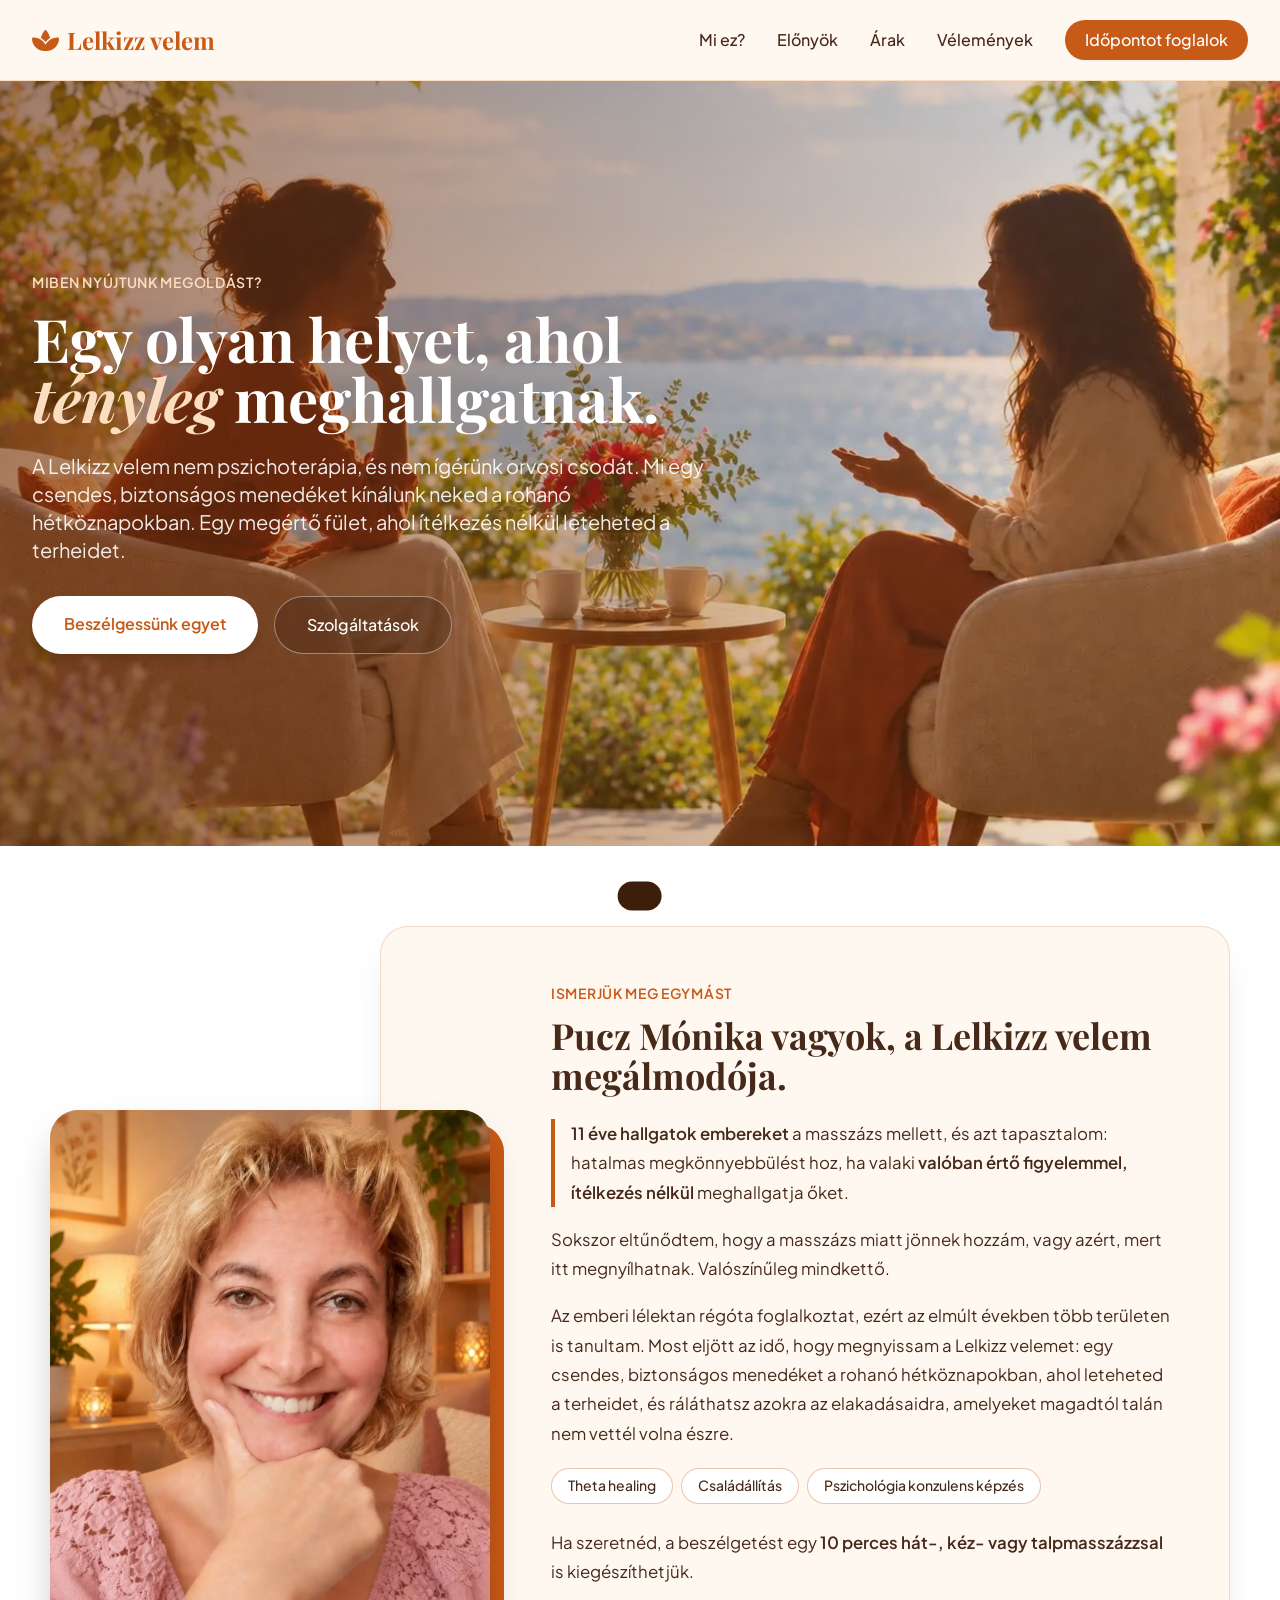
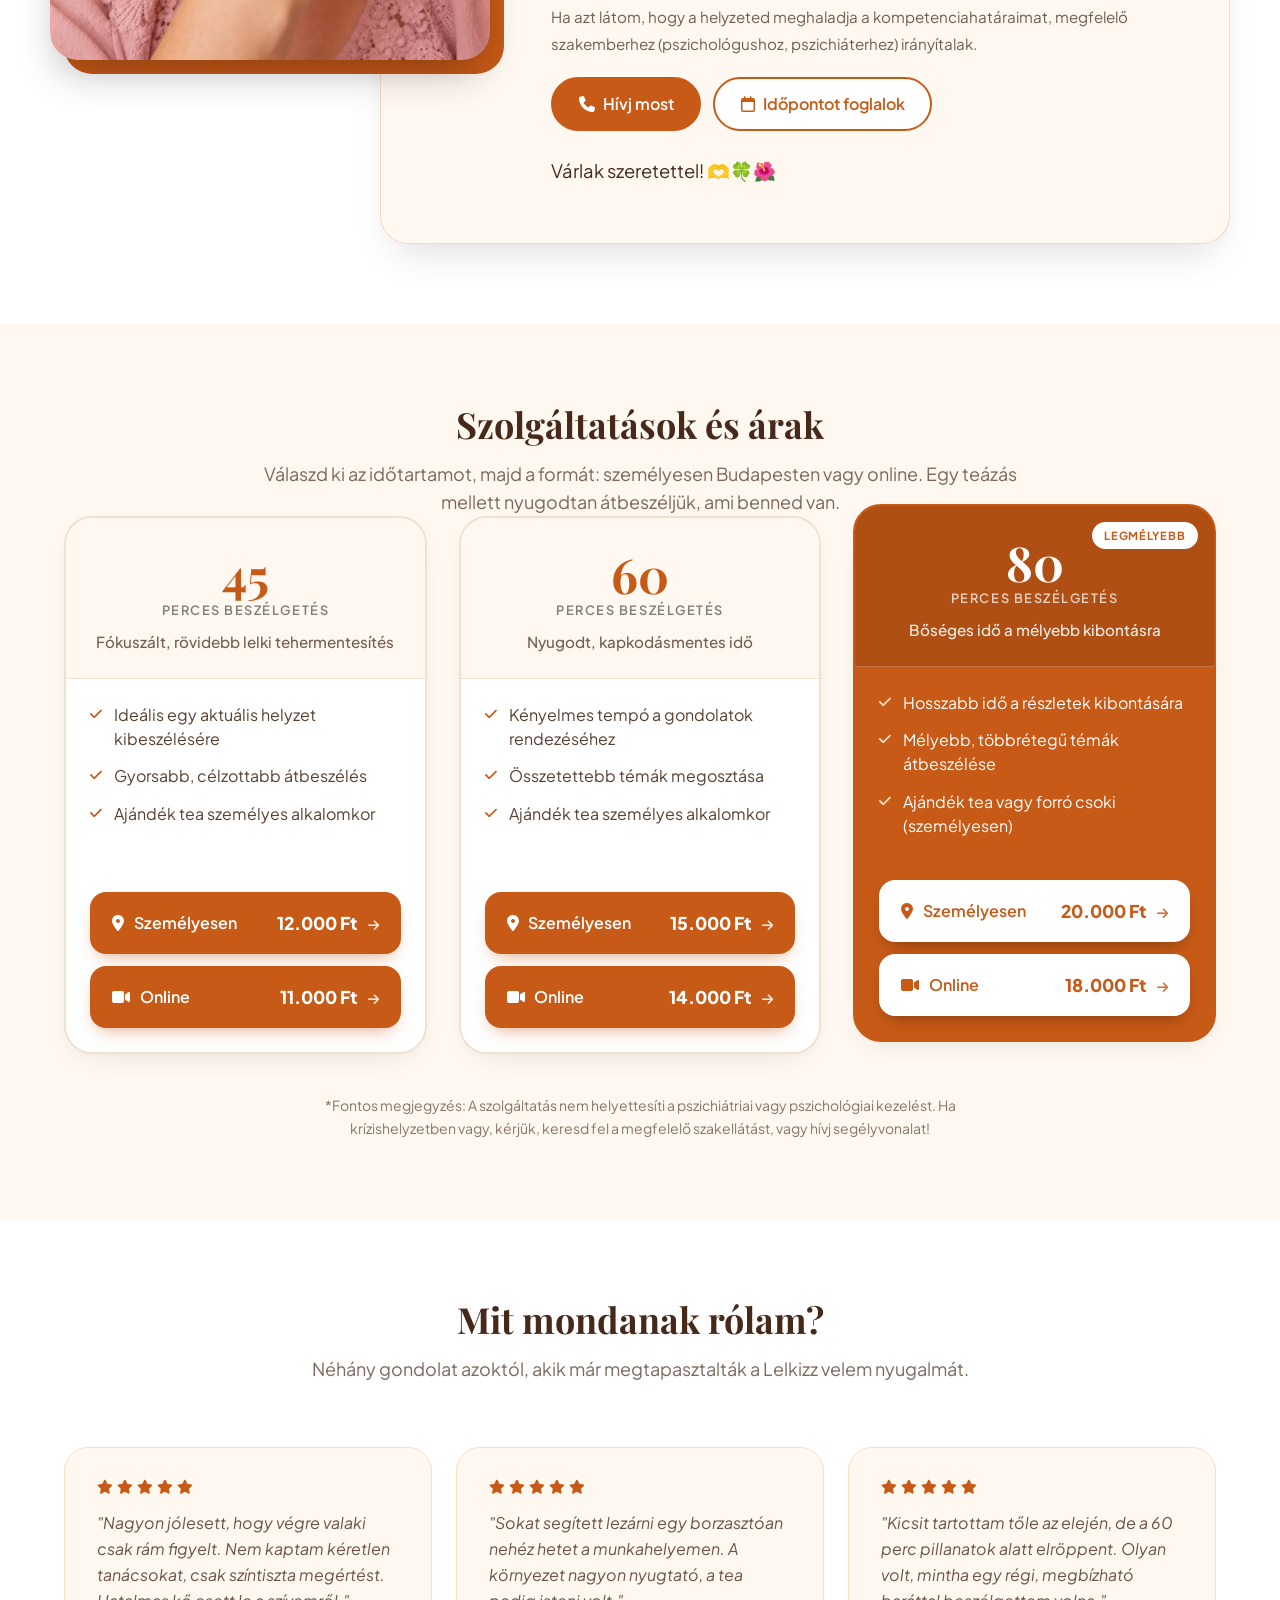
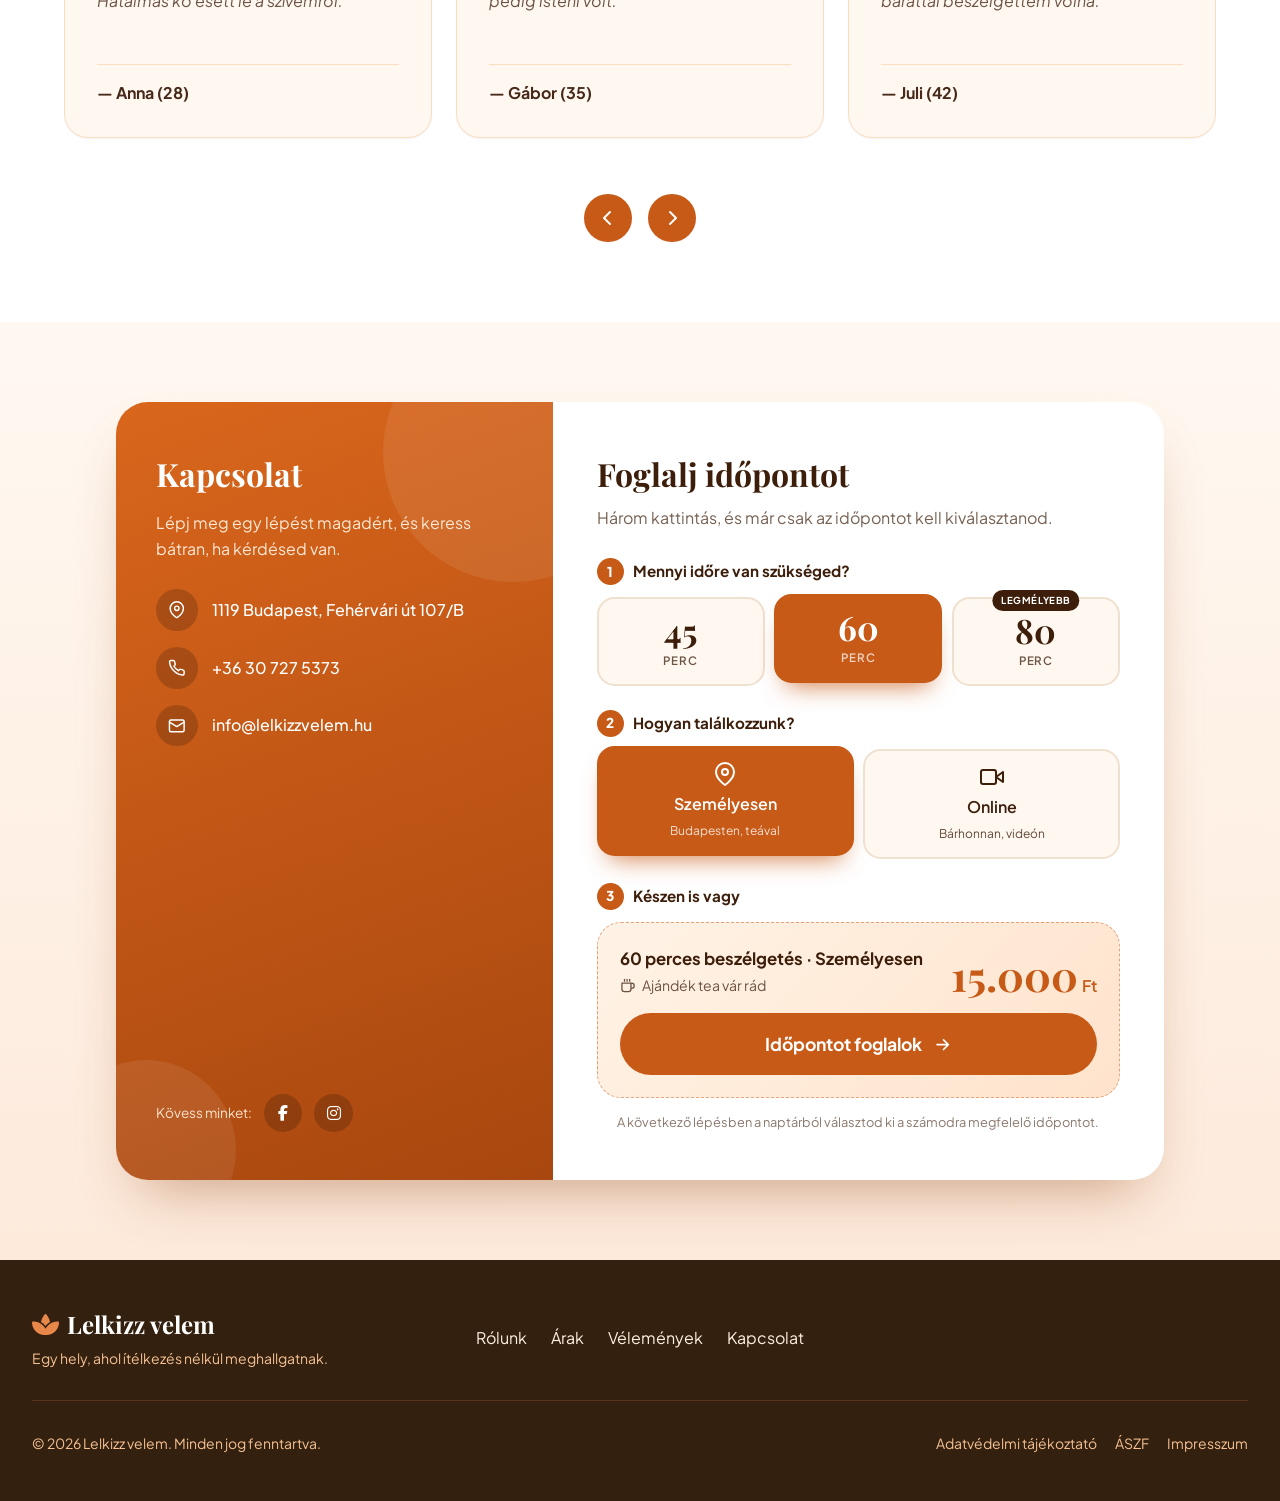
<file: index.html>
<!DOCTYPE html>
<html lang="hu" class="scroll-smooth">
<head>
    <meta charset="UTF-8">
    <meta name="viewport" content="width=device-width, initial-scale=1.0">
    <title>Lelkizz velem – Meghallgatás és beszélgetés Budapesten és online</title>
    <meta name="description" content="Ítélkezésmentes beszélgetés teázás mellett, személyesen Budapesten vagy online. 45, 60 és 80 perces alkalmak, egyszerű időpontfoglalás.">
    <meta name="robots" content="index, follow, max-image-preview:large">
    <link rel="canonical" href="https://lelkizzvelem.hu/">
    <meta name="theme-color" content="#C85A17">
    <link rel="icon" href="data:image/svg+xml,%3Csvg xmlns=%27http://www.w3.org/2000/svg%27 viewBox=%270 0 100 100%27%3E%3Ctext y=%27.9em%27 font-size=%2790%27%3E%F0%9F%AA%B7%3C/text%3E%3C/svg%3E">
    <meta property="og:type" content="website">
    <meta property="og:locale" content="hu_HU">
    <meta property="og:site_name" content="Lelkizz velem">
    <meta property="og:title" content="Lelkizz velem – Meghallgatás és beszélgetés Budapesten és online">
    <meta property="og:description" content="Ítélkezésmentes beszélgetés teázás mellett, személyesen Budapesten vagy online. 45, 60 és 80 perces alkalmak, egyszerű időpontfoglalás.">
    <meta property="og:url" content="https://lelkizzvelem.hu/">
    <meta property="og:image" content="https://lelkizzvelem.hu/hatter1.webp">
    <meta name="twitter:card" content="summary_large_image">
    <link rel="preload" as="image" href="hatter1.webp" fetchpriority="high">
    <script type="application/ld+json">
    {
      "@context": "https://schema.org",
      "@type": "ProfessionalService",
      "name": "Lelkizz velem",
      "description": "Ítélkezésmentes beszélgetés teázás mellett, személyesen Budapesten vagy online. 45, 60 és 80 perces alkalmak, egyszerű időpontfoglalás.",
      "url": "https://lelkizzvelem.hu/",
      "image": "https://lelkizzvelem.hu/hatter1.webp",
      "telephone": "+36307275373",
      "email": "info@lelkizzvelem.hu",
      "priceRange": "6500-13000 HUF",
      "address": { "@type": "PostalAddress", "streetAddress": "Fehérvári út 107/B", "postalCode": "1119", "addressLocality": "Budapest", "addressCountry": "HU" },
      "openingHoursSpecification": { "@type": "OpeningHoursSpecification", "dayOfWeek": ["Monday","Tuesday","Wednesday","Thursday","Friday","Saturday","Sunday"], "opens": "11:00", "closes": "18:00" },
      "founder": { "@type": "Person", "name": "Pucz Mónika" },
      "hasOfferCatalog": {
        "@type": "OfferCatalog", "name": "Beszélgetések",
        "itemListElement": [
          { "@type": "Offer", "name": "45 perces beszélgetés – személyesen", "price": "12000", "priceCurrency": "HUF" },
          { "@type": "Offer", "name": "45 perces beszélgetés – online", "price": "11000", "priceCurrency": "HUF" },
          { "@type": "Offer", "name": "60 perces beszélgetés – személyesen", "price": "15000", "priceCurrency": "HUF" },
          { "@type": "Offer", "name": "60 perces beszélgetés – online", "price": "14000", "priceCurrency": "HUF" },
          { "@type": "Offer", "name": "80 perces beszélgetés – személyesen", "price": "20000", "priceCurrency": "HUF" },
          { "@type": "Offer", "name": "80 perces beszélgetés – online", "price": "18000", "priceCurrency": "HUF" }
        ]
      }
    }
    </script>

    <link rel="preconnect" href="https://fonts.googleapis.com">
    <link rel="preconnect" href="https://fonts.gstatic.com" crossorigin>
    <link rel="stylesheet" href="https://fonts.googleapis.com/css2?family=Playfair+Display:ital,wght@0,400;0,600;1,400&family=Plus+Jakarta+Sans:wght@300;400;500;600&display=swap" media="print" onload="this.media='all'">
    <noscript><link rel="stylesheet" href="https://fonts.googleapis.com/css2?family=Playfair+Display:ital,wght@0,400;0,600;1,400&family=Plus+Jakarta+Sans:wght@300;400;500;600&display=swap"></noscript>
    <link rel="stylesheet" href="styles.css">
    <link rel="stylesheet" href="https://cdnjs.cloudflare.com/ajax/libs/font-awesome/6.4.0/css/all.min.css" media="print" onload="this.media='all'">
    <noscript><link rel="stylesheet" href="https://cdnjs.cloudflare.com/ajax/libs/font-awesome/6.4.0/css/all.min.css"></noscript>
    <style>
        .glass-nav { background: rgba(255, 248, 241, 0.92); backdrop-filter: blur(10px); -webkit-backdrop-filter: blur(10px); }
        .fade-in { animation: fadeIn 1s ease-in-out; }
        @keyframes fadeIn { from { opacity: 0; transform: translateY(20px); } to { opacity: 1; transform: translateY(0); } }
        .hide-scrollbar::-webkit-scrollbar { display: none; }
        .hide-scrollbar { -ms-overflow-style: none; scrollbar-width: none; }
    </style>
<script id="Cookiebot" src="https://consent.cookiebot.com/uc.js" data-cbid="38e09d3a-4541-44bc-a64a-f0aadf4c23dd" data-blockingmode="auto" type="text/javascript"></script>
</head>
<body class="bg-beige-50 text-earth-800 font-sans antialiased selection:bg-earth-500 selection:text-white">

    <header class="fixed w-full top-0 z-50 glass-nav border-b border-beige-200 transition-all duration-300">
        <div class="max-w-7xl mx-auto px-4 sm:px-6 lg:px-8">
            <div class="flex justify-between items-center h-20">
                <div class="flex-shrink-0 flex items-center">
                    <a href="#" class="font-serif text-2xl font-bold text-earth-500 flex items-center gap-2">
                        <i class="fa-solid fa-spa"></i> Lelkizz velem
                    </a>
                </div>

                <nav class="hidden md:flex space-x-8 items-center">
                    <a href="#mi-ez" class="text-earth-800 hover:text-earth-500 font-medium transition-colors">Mi ez?</a>
                    <a href="#elonyok" class="text-earth-800 hover:text-earth-500 font-medium transition-colors">Előnyök</a>
                    <a href="#szolgaltatasok" class="text-earth-800 hover:text-earth-500 font-medium transition-colors">Árak</a>
                    <a href="#velemenyek" class="text-earth-800 hover:text-earth-500 font-medium transition-colors">Vélemények</a>
                    <a href="#szolgaltatasok" class="bg-earth-500 hover:bg-earth-800 text-white px-5 py-2 rounded-full font-medium transition-colors shadow-sm">Időpontot foglalok</a>
                </nav>

                <div class="md:hidden flex items-center">
                    <button id="mobile-menu-btn" aria-label="Menü" class="text-earth-500 hover:text-earth-800 focus:outline-none">
                        <i class="fa-solid fa-bars text-2xl"></i>
                    </button>
                </div>
            </div>
        </div>

        <div id="mobile-menu" class="hidden md:hidden bg-beige-50 border-b border-beige-200">
            <div class="px-2 pt-2 pb-3 space-y-1 sm:px-3">
                <a href="#mi-ez" class="block px-3 py-2 rounded-md text-base font-medium text-earth-800 hover:bg-beige-100 mobile-link">Mi ez?</a>
                <a href="#elonyok" class="block px-3 py-2 rounded-md text-base font-medium text-earth-800 hover:bg-beige-100 mobile-link">Előnyök</a>
                <a href="#szolgaltatasok" class="block px-3 py-2 rounded-md text-base font-medium text-earth-800 hover:bg-beige-100 mobile-link">Árak</a>
                <a href="#velemenyek" class="block px-3 py-2 rounded-md text-base font-medium text-earth-800 hover:bg-beige-100 mobile-link">Vélemények</a>
                <a href="#szolgaltatasok" class="block px-3 py-2 mt-4 text-center rounded-md text-base font-medium bg-earth-500 text-white hover:bg-earth-800 mobile-link">Időpontot foglalok</a>
            </div>
        </div>
    </header>

    <main class="pt-20">

        <!-- HERO: finom narancssárga gradient balról jobbra -->
        <section id="mi-ez" class="relative bg-earth-500 overflow-hidden">
            <div class="absolute inset-0 z-0">
                <img src="hatter1.webp" alt="Kényelmes teázó sarok"
                     fetchpriority="high"
                     class="w-full h-full object-cover object-center"
                     style="object-position:center center;">
                <div class="hero-orange-overlay"></div>
            </div>

            <div class="max-w-7xl mx-auto px-4 sm:px-6 lg:px-8 relative z-10">
                <div class="py-20 md:py-32 lg:py-48 max-w-2xl mx-auto md:mx-0 text-center md:text-left fade-in">
                    <span class="text-beige-200 font-semibold tracking-wider uppercase text-sm mb-4 block">Miben nyújtunk megoldást?</span>
                    <h1 class="text-4xl md:text-5xl lg:text-6xl font-serif font-bold text-white leading-tight mb-6">
                        Egy olyan helyet, ahol <span class="text-beige-200 italic">tényleg</span> meghallgatnak.
                    </h1>
                    <p class="text-lg md:text-xl text-white/90 mb-8 font-normal leading-relaxed">
                        A Lelkizz velem nem pszichoterápia, és nem ígérünk orvosi csodát. Mi egy csendes, biztonságos menedéket kínálunk neked a rohanó hétköznapokban. Egy megértő fület, ahol ítélkezés nélkül leteheted a terheidet.
                    </p>
                    <div class="flex flex-col sm:flex-row gap-4 justify-center md:justify-start">
                        <a href="#szolgaltatasok" class="bg-white hover:bg-beige-100 text-earth-500 text-center px-8 py-4 rounded-full font-semibold transition-all transform hover:scale-105 shadow-lg">
                            Beszélgessünk egyet
                        </a>
                        <a href="#szolgaltatasok" class="bg-earth-800/40 hover:bg-earth-800/60 border border-white/40 text-white text-center px-8 py-4 rounded-full font-medium transition-all">
                            Szolgáltatások
                        </a>
                    </div>
                </div>
            </div>
        </section>

<!-- RÓLAM -->
<section id="rolam" class="py-20 lg:py-28 bg-white overflow-hidden">
    <style>
        .rolam-wrap { position: relative; max-width: 1180px; margin: 0 auto; }

        /* Kártya */
        .rolam-card {
            background: #fff8f1;
            border: 1px solid rgba(200, 90, 23, .2);
            border-radius: 1.75rem;
            box-shadow: 0 20px 40px -15px rgba(0, 0, 0, .15);
            padding: 2.5rem 1.5rem;
            position: relative;
            z-index: 1;
        }
        .rolam-card p { font-size: 1.05rem; line-height: 1.75; font-weight: 400; margin: 0 0 1.1rem; }
        .rolam-card strong { font-weight: 600; }
        .rolam-lead { border-left: 4px solid #C85A17; padding-left: 1rem; }
        .rolam-note { font-size: .95rem !important; opacity: .75; }

        /* Kép (közös) */
        .rolam-photo { position: relative; z-index: 2; width: 80%; max-width: 340px; margin: 0 auto; }
        .rolam-photo::before {
            content: ""; position: absolute; inset: 0;
            background: #C85A17; border-radius: 1.75rem;
            transform: translate(14px, 14px);
        }
        .rolam-photo img {
            position: relative; display: block; width: 100%;
            aspect-ratio: 4 / 5; object-fit: cover;
            border-radius: 1.75rem; box-shadow: 0 20px 40px -10px rgba(0, 0, 0, .3);
        }

        /* Mobil/tablet: kép a kártyán belül, az "irányítalak" alatt */
        .rolam-photo-mobile { display: block; margin: 2rem auto 2.5rem; }
        .rolam-photo-desktop { display: none; }

        /* Címkék */
        .rolam-tags { display: flex; flex-wrap: wrap; gap: .5rem; margin: 1.25rem 0 1.5rem; }
        .rolam-tags span {
            padding: .4rem 1rem; background: #fff; border: 1px solid rgba(200, 90, 23, .35);
            border-radius: 999px; font-size: .875rem; font-weight: 500;
        }

        /* Felhívás + gombok */
        .rolam-cta { margin-top: 2rem; padding-top: 1.75rem; border-top: 1px solid rgba(200, 90, 23, .25); }
        .rolam-btns { display: flex; flex-wrap: wrap; gap: .75rem; margin: 1.25rem 0 1.5rem; }
        .rolam-btn {
            display: inline-flex; align-items: center; justify-content: center; gap: .5rem;
            padding: .8rem 1.6rem; border-radius: 999px; font-weight: 600;
            border: 2px solid #C85A17; transition: all .2s; text-decoration: none;
        }
        .rolam-btn-fill { background: #C85A17; color: #fff; }
        .rolam-btn-fill:hover { background: #8f3e0d; border-color: #8f3e0d; transform: translateY(-2px); }
        .rolam-btn-line { background: #fff; color: #C85A17; }
        .rolam-btn-line:hover { background: #C85A17; color: #fff; transform: translateY(-2px); }

        /* Kis mobilon a gombok teljes szélességűek */
        @media (max-width: 480px) {
            .rolam-btn { width: 100%; }
        }

        /* Asztali nézet: a kép kilóg a kártyából balra */
        @media (min-width: 1024px) {
            .rolam-wrap { display: flex; align-items: center; }
            .rolam-photo-mobile { display: none; }
            .rolam-photo-desktop { display: block; width: 440px; max-width: none; margin: 0; flex: none; }
            .rolam-card {
                margin-left: -110px;
                padding: 3.5rem 3.5rem 3.5rem 170px;
            }
        }
    </style>

    <div class="max-w-7xl mx-auto px-4 sm:px-6 lg:px-8">
        <div class="rolam-wrap">

            <!-- Kép: csak asztali nézetben (kilóg a kártyából) -->
            <div class="rolam-photo rolam-photo-desktop">
                <img src="puczmonikabemutatkozas.webp" alt="Pucz Mónika, a Lelkizz velem alapítója" loading="lazy" decoding="async">
            </div>

            <!-- Szöveg kártya -->
            <div class="rolam-card text-earth-800">

                <span class="text-earth-500 font-semibold tracking-wider uppercase text-sm mb-3 block">Ismerjük meg egymást</span>
                <h2 class="text-3xl md:text-4xl font-serif font-bold text-earth-800 mb-6 leading-tight">
                    Pucz Mónika vagyok,<br class="hidden md:block">
                    a Lelkizz velem megálmodója.
                </h2>

                <p class="rolam-lead">
                    <strong>11 éve hallgatok embereket</strong> a masszázs mellett, és azt tapasztalom: hatalmas megkönnyebbülést hoz, ha valaki <strong>valóban értő figyelemmel, ítélkezés nélkül</strong> meghallgatja őket.
                </p>

                <p>
                    Sokszor eltűnődtem, hogy a masszázs miatt jönnek hozzám, vagy azért, mert itt megnyílhatnak. Valószínűleg mindkettő.
                </p>

                <p>
                    Az emberi lélektan régóta foglalkoztat, ezért az elmúlt években több területen is tanultam. Most eljött az idő, hogy megnyissam a Lelkizz velemet: egy csendes, biztonságos menedéket a rohanó hétköznapokban, ahol leteheted a terheidet, és ráláthatsz azokra az elakadásaidra, amelyeket magadtól talán nem vettél volna észre.
                </p>

                <div class="rolam-tags">
                    <span>Theta healing</span>
                    <span>Családállítás</span>
                    <span>Pszichológia konzulens képzés</span>
                </div>

                <p>
                    Ha szeretnéd, a beszélgetést egy <strong>10 perces hát-, kéz- vagy talpmasszázzsal</strong> is kiegészíthetjük.
                </p>

                <p class="rolam-note">
                    Ha azt látom, hogy a helyzeted meghaladja a kompetenciahatáraimat, megfelelő szakemberhez (pszichológushoz, pszichiáterhez) irányítalak.
                </p>

                <!-- Kép: csak mobilon és tableten, az "irányítalak" alatt -->
                <div class="rolam-photo rolam-photo-mobile">
                    <img src="puczmonikabemutatkozas.webp" alt="Pucz Mónika, a Lelkizz velem alapítója" loading="lazy" decoding="async">
                </div>


                    <div class="rolam-btns">
                        <a href="tel:+36307275373" class="rolam-btn rolam-btn-fill">
                            <i class="fa-solid fa-phone"></i> Hívj most
                        </a>
                        <a href="#szolgaltatasok" class="rolam-btn rolam-btn-line">
                            <i class="fa-regular fa-calendar"></i> Időpontot foglalok
                        </a>
                    </div>

                    <p style="margin:0; font-size:1.15rem;">Várlak szeretettel! 🫶🍀🌺</p>
                </div>

            </div>
        </div>
    </div>
</section>

<!-- SZOLGÁLTATÁSOK + CAL.COM FOGLALÁS -->
<section id="szolgaltatasok" class="py-20 bg-beige-50">
    <style>
        .szol-grid { display: grid; grid-template-columns: 1fr; gap: 1.5rem; max-width: 520px; margin: 0 auto; }

        /* Kártya */
        .szol-card {
            position: relative; display: flex; flex-direction: column;
            background: #fff; border: 2px solid #f0e0d0; border-radius: 1.75rem;
            box-shadow: 0 10px 30px -15px rgba(0, 0, 0, .15);
            overflow: hidden; transition: border-color .2s, transform .2s;
        }
        .szol-card:hover { border-color: #C85A17; }

        .szol-head { padding: 2rem 1.5rem 1.5rem; text-align: center; background: #fff8f1; border-bottom: 1px solid #f0e0d0; }
        .szol-time { font-size: 3rem; line-height: 1; font-weight: 700; color: #C85A17; font-family: 'Playfair Display', serif; }
        .szol-time small { display: block; margin-top: .35rem; font-size: .8rem; letter-spacing: .12em; text-transform: uppercase; font-family: 'Plus Jakarta Sans', sans-serif; font-weight: 600; color: rgba(0, 0, 0, .5); }
        .szol-sub { margin: .9rem 0 0; font-size: .95rem; font-weight: 500; color: rgba(60, 30, 10, .7); }

        .szol-body { flex: 1; display: flex; flex-direction: column; padding: 1.5rem; }
        .szol-list { list-style: none; margin: 0 0 1.75rem; padding: 0; flex: 1; }
        .szol-list li { display: flex; align-items: flex-start; gap: .75rem; margin-bottom: .85rem; line-height: 1.5; color: rgba(60, 30, 10, .85); }
        .szol-list i { color: #C85A17; margin-top: .3rem; font-size: .85rem; }

        /* Foglalás gombok: felirat bal oldalt, ár jobb oldalt */
        .szol-actions { display: flex; flex-direction: column; gap: .75rem; }
        .szol-btn {
            display: flex; align-items: center; justify-content: space-between; gap: 1rem;
            width: 100%; padding: 1rem 1.25rem; border: 2px solid #C85A17; border-radius: 1rem;
            background: #C85A17; color: #fff; font: inherit; font-weight: 600; font-size: 1rem;
            cursor: pointer; text-align: left; transition: all .2s;
            box-shadow: 0 8px 18px -8px rgba(200, 90, 23, .6);
        }
        .szol-btn:hover { background: #8f3e0d; border-color: #8f3e0d; transform: translateY(-2px); }
        .szol-btn-label { display: flex; align-items: center; gap: .6rem; }
        .szol-btn-price { font-weight: 800; font-size: 1.1rem; white-space: nowrap; }
        .szol-btn-price i { margin-left: .5rem; font-size: .8rem; opacity: .85; }

        /* Kiemelt (80 perc) */
        .szol-card-featured { background: #C85A17; border-color: #C85A17; }
        .szol-card-featured .szol-head { background: rgba(0, 0, 0, .12); border-bottom-color: rgba(255, 255, 255, .2); }
        .szol-card-featured .szol-time { color: #fff; }
        .szol-card-featured .szol-time small { color: rgba(255, 255, 255, .75); }
        .szol-card-featured .szol-sub { color: rgba(255, 255, 255, .9); }
        .szol-card-featured .szol-list li { color: #fff; }
        .szol-card-featured .szol-list i { color: #ffe3cc; }
        .szol-card-featured .szol-btn { background: #fff; color: #C85A17; border-color: #fff; box-shadow: 0 8px 18px -8px rgba(0, 0, 0, .4); }
        .szol-card-featured .szol-btn:hover { background: #fff8f1; border-color: #fff8f1; }
        .szol-badge {
            position: absolute; top: 1rem; right: 1rem; background: #fff; color: #C85A17;
            font-size: .7rem; font-weight: 700; padding: .3rem .8rem; border-radius: 999px;
            text-transform: uppercase; letter-spacing: .06em;
        }

        .szol-note { margin: 2.5rem auto 0; max-width: 42rem; text-align: center; font-size: .875rem; color: rgba(60, 30, 10, .6); line-height: 1.6; }

        /* Asztali nézet: három oszlop */
        @media (min-width: 1024px) {
            .szol-grid { grid-template-columns: repeat(3, 1fr); max-width: 72rem; gap: 2rem; align-items: stretch; }
            .szol-card-featured { transform: translateY(-12px); }
            .szol-card-featured:hover { transform: translateY(-12px); }
        }

        /* Kis mobil */
        @media (max-width: 400px) {
            .szol-btn { padding: .9rem 1rem; font-size: .95rem; }
            .szol-btn-price { font-size: 1rem; }
        }
    </style>

    <div class="max-w-7xl mx-auto px-4 sm:px-6 lg:px-8">
        <div class="text-center max-w-3xl mx-auto mb-14">
            <h2 class="text-3xl md:text-4xl font-serif font-bold text-earth-800 mb-4">Szolgáltatások és árak</h2>
            <p class="text-lg text-earth-800/70">Válaszd ki az időtartamot, majd a formát: személyesen Budapesten vagy online. Egy teázás mellett nyugodtan átbeszéljük, ami benned van.</p>
        </div>

        <div class="szol-grid">

            <!-- 45 perc -->
            <div class="szol-card">
                <div class="szol-head">
                    <div class="szol-time">45<small>perces beszélgetés</small></div>
                    <p class="szol-sub">Fókuszált, rövidebb lelki tehermentesítés</p>
                </div>
                <div class="szol-body">
                    <ul class="szol-list">
                        <li><i class="fa-solid fa-check"></i><span>Ideális egy aktuális helyzet kibeszélésére</span></li>
                        <li><i class="fa-solid fa-check"></i><span>Gyorsabb, célzottabb átbeszélés</span></li>
                        <li><i class="fa-solid fa-check"></i><span>Ajándék tea személyes alkalomkor</span></li>
                    </ul>
                    <div class="szol-actions">
                        <button type="button" data-cal-event="45-szemelyesen" class="szol-btn">
                            <span class="szol-btn-label"><i class="fa-solid fa-location-dot"></i> Személyesen</span>
                            <span class="szol-btn-price">12.000 Ft <i class="fa-solid fa-arrow-right"></i></span>
                        </button>
                        <button type="button" data-cal-event="45-online" class="szol-btn">
                            <span class="szol-btn-label"><i class="fa-solid fa-video"></i> Online</span>
                            <span class="szol-btn-price">11.000 Ft <i class="fa-solid fa-arrow-right"></i></span>
                        </button>
                    </div>
                </div>
            </div>

            <!-- 60 perc -->
            <div class="szol-card">
                <div class="szol-head">
                    <div class="szol-time">60<small>perces beszélgetés</small></div>
                    <p class="szol-sub">Nyugodt, kapkodásmentes idő</p>
                </div>
                <div class="szol-body">
                    <ul class="szol-list">
                        <li><i class="fa-solid fa-check"></i><span>Kényelmes tempó a gondolatok rendezéséhez</span></li>
                        <li><i class="fa-solid fa-check"></i><span>Összetettebb témák megosztása</span></li>
                        <li><i class="fa-solid fa-check"></i><span>Ajándék tea személyes alkalomkor</span></li>
                    </ul>
                    <div class="szol-actions">
                        <button type="button" data-cal-event="60-szemelyesen" class="szol-btn">
                            <span class="szol-btn-label"><i class="fa-solid fa-location-dot"></i> Személyesen</span>
                            <span class="szol-btn-price">15.000 Ft <i class="fa-solid fa-arrow-right"></i></span>
                        </button>
                        <button type="button" data-cal-event="60-online" class="szol-btn">
                            <span class="szol-btn-label"><i class="fa-solid fa-video"></i> Online</span>
                            <span class="szol-btn-price">14.000 Ft <i class="fa-solid fa-arrow-right"></i></span>
                        </button>
                    </div>
                </div>
            </div>

            <!-- 80 perc (kiemelt) -->
            <div class="szol-card szol-card-featured">
                <span class="szol-badge">Legmélyebb</span>
                <div class="szol-head">
                    <div class="szol-time">80<small>perces beszélgetés</small></div>
                    <p class="szol-sub">Bőséges idő a mélyebb kibontásra</p>
                </div>
                <div class="szol-body">
                    <ul class="szol-list">
                        <li><i class="fa-solid fa-check"></i><span>Hosszabb idő a részletek kibontására</span></li>
                        <li><i class="fa-solid fa-check"></i><span>Mélyebb, többrétegű témák átbeszélése</span></li>
                        <li><i class="fa-solid fa-check"></i><span>Ajándék tea vagy forró csoki (személyesen)</span></li>
                    </ul>
                    <div class="szol-actions">
                        <button type="button" data-cal-event="80-szemelyesen" class="szol-btn">
                            <span class="szol-btn-label"><i class="fa-solid fa-location-dot"></i> Személyesen</span>
                            <span class="szol-btn-price">20.000 Ft <i class="fa-solid fa-arrow-right"></i></span>
                        </button>
                        <button type="button" data-cal-event="80-online" class="szol-btn">
                            <span class="szol-btn-label"><i class="fa-solid fa-video"></i> Online</span>
                            <span class="szol-btn-price">18.000 Ft <i class="fa-solid fa-arrow-right"></i></span>
                        </button>
                    </div>
                </div>
            </div>

        </div>

        <p class="szol-note">
            *Fontos megjegyzés: A szolgáltatás nem helyettesíti a pszichiátriai vagy pszichológiai kezelést. Ha krízishelyzetben vagy, kérjük, keresd fel a megfelelő szakellátást, vagy hívj segélyvonalat!
        </p>
    </div>
</section>

        <!-- VÉLEMÉNYEK: fehér szekció, krém kártyák -->
        <section id="velemenyek" class="py-20 bg-white">
            <div class="max-w-7xl mx-auto px-4 sm:px-6 lg:px-8">
                <div class="text-center max-w-3xl mx-auto mb-12">
                    <h2 class="text-3xl md:text-4xl font-serif font-bold text-earth-800 mb-4">Mit mondanak rólam?</h2>
                    <p class="text-lg text-earth-800/70">Néhány gondolat azoktól, akik már megtapasztalták a Lelkizz velem nyugalmát.</p>
                </div>

                <div class="relative max-w-6xl mx-auto">
                    <div id="review-slider" class="flex gap-6 overflow-x-auto snap-x snap-mandatory hide-scrollbar pb-8 pt-4"></div>

                    <div class="flex justify-center gap-4 mt-6">
                        <button id="prev-review" aria-label="Előző" class="w-12 h-12 rounded-full bg-earth-500 hover:bg-earth-800 text-white flex items-center justify-center transition-colors shadow-sm">
                            <i class="fa-solid fa-chevron-left"></i>
                        </button>
                        <button id="next-review" aria-label="Következő" class="w-12 h-12 rounded-full bg-earth-500 hover:bg-earth-800 text-white flex items-center justify-center transition-colors shadow-sm">
                            <i class="fa-solid fa-chevron-right"></i>
                        </button>
                    </div>
                </div>
            </div>
        </section>

 <!-- KAPCSOLAT + INTERAKTÍV FOGLALÓ -->
<section id="kapcsolat" class="kap">
<style>
.kap{padding:5rem 0;background:linear-gradient(180deg,#fff8f1 0%,#fdeadb 100%);font-family:'Plus Jakarta Sans',sans-serif;color:#3c1e0a}
.kap *{box-sizing:border-box}
.kap-ic{width:1.1em;height:1.1em;fill:none;stroke:currentColor;stroke-width:2;stroke-linecap:round;stroke-linejoin:round;flex:none}
.kap-wrap{max-width:1080px;margin:0 auto;padding:0 1rem}
.kap-card{display:grid;grid-template-columns:1fr;background:#fff;border-radius:2rem;overflow:hidden;box-shadow:0 30px 60px -25px rgba(143,62,13,.45)}

/* Bal: elérhetőség */
.kap-info{position:relative;overflow:hidden;padding:2.25rem 1.75rem;background:linear-gradient(160deg,#d9661c,#a8470f);color:#fff;display:flex;flex-direction:column;justify-content:space-between;gap:2rem}
.kap-info::before,.kap-info::after{content:"";position:absolute;border-radius:50%;background:rgba(255,255,255,.08)}
.kap-info::before{width:260px;height:260px;right:-90px;top:-80px}
.kap-info::after{width:180px;height:180px;left:-60px;bottom:-60px}
.kap-info>*{position:relative;z-index:1}
.kap-info h3{font-family:'Playfair Display',serif;font-size:2rem;margin:0 0 .75rem;font-weight:700}
.kap-info p{margin:0 0 1.75rem;color:#ffe9d6;line-height:1.6}
.kap-row{display:flex;align-items:center;gap:.9rem;margin-bottom:1rem;color:#fff;text-decoration:none;font-weight:500}
.kap-row i{width:2.6rem;height:2.6rem;border-radius:50%;background:rgba(0,0,0,.18);display:grid;place-items:center;transition:background .2s,transform .2s;font-style:normal}
a.kap-row:hover i{background:rgba(255,255,255,.28);transform:scale(1.08)}
.kap-soc{display:flex;gap:.75rem;align-items:center;font-size:.85rem;color:#ffe3cc}
.kap-soc a{width:2.4rem;height:2.4rem;border-radius:50%;background:rgba(0,0,0,.18);display:grid;place-items:center;color:#fff;font-weight:700;font-size:1rem;text-decoration:none;transition:background .2s}
.kap-soc a:hover{background:rgba(0,0,0,.35)}

/* Jobb: foglaló */
.kap-book{padding:2.25rem 1.5rem}
.kap-book h3{font-family:'Playfair Display',serif;font-size:2rem;margin:0 0 .4rem;font-weight:700}
.kap-lead{margin:0 0 1.75rem;color:rgba(60,30,10,.7);line-height:1.6}
.kap-step{display:flex;align-items:center;gap:.6rem;font-weight:700;margin:0 0 .75rem;font-size:.95rem}
.kap-step b{width:1.7rem;height:1.7rem;border-radius:50%;background:#C85A17;color:#fff;display:grid;place-items:center;font-size:.85rem}
.kap-opts{display:grid;gap:.6rem;margin-bottom:1.5rem}
.kap-opts.three{grid-template-columns:repeat(3,1fr)}
.kap-opts.two{grid-template-columns:repeat(2,1fr)}
.kap-opt{position:relative;font:inherit;cursor:pointer;text-align:center;padding:.9rem .4rem;border:2px solid #f0e0d0;border-radius:1.1rem;background:#fff8f1;color:#3c1e0a;transition:all .2s}
.kap-opt:hover{border-color:#C85A17;transform:translateY(-3px)}
.kap-opt[aria-pressed=true]{background:#C85A17;border-color:#C85A17;color:#fff;box-shadow:0 14px 24px -12px rgba(200,90,23,.8);transform:translateY(-3px)}
.kap-num{display:block;font-family:'Playfair Display',serif;font-size:2.1rem;font-weight:700;line-height:1}
.kap-sm{display:block;margin-top:.3rem;font-size:.72rem;letter-spacing:.08em;text-transform:uppercase;font-weight:600;opacity:.75}
.kap-fmt{display:flex;flex-direction:column;align-items:center;gap:.35rem;font-weight:600}
.kap-fmt .kap-ic{width:1.5rem;height:1.5rem}
.kap-fmt small{font-weight:400;font-size:.75rem;opacity:.8}
.kap-tag{position:absolute;top:-.6rem;left:50%;transform:translateX(-50%);background:#3c1e0a;color:#fff;font-size:.6rem;font-weight:700;letter-spacing:.06em;text-transform:uppercase;padding:.2rem .55rem;border-radius:999px;white-space:nowrap}

/* Összegzés + CTA */
.kap-sum{border-radius:1.5rem;padding:1.4rem;background:linear-gradient(135deg,#fff3e6,#ffe3cc);border:1px dashed rgba(200,90,23,.5)}
.kap-sum-top{display:flex;justify-content:space-between;align-items:flex-end;gap:1rem;flex-wrap:wrap;margin-bottom:1.1rem}
.kap-pick{font-weight:700;font-size:1.05rem}
.kap-perk{display:flex;align-items:center;gap:.4rem;margin-top:.25rem;font-size:.88rem;color:rgba(60,30,10,.75)}
.kap-price{font-family:'Playfair Display',serif;font-size:2.6rem;font-weight:700;color:#C85A17;line-height:1;white-space:nowrap}
.kap-price small{font-family:'Plus Jakarta Sans',sans-serif;font-size:1rem;font-weight:600;margin-left:.25rem}
.kap-cta{width:100%;display:flex;align-items:center;justify-content:center;gap:.7rem;font:inherit;font-weight:700;font-size:1.1rem;padding:1.1rem 1.5rem;border:0;border-radius:999px;cursor:pointer;color:#fff;background:#C85A17;animation:kapPulse 2.4s infinite;transition:transform .2s,background .2s}
.kap-cta:hover{background:#8f3e0d;transform:translateY(-3px)}
.kap-cta:hover .kap-ic{transform:translateX(5px)}
.kap-cta .kap-ic{transition:transform .2s}
@keyframes kapPulse{0%{box-shadow:0 0 0 0 rgba(200,90,23,.55)}70%{box-shadow:0 0 0 16px rgba(200,90,23,0)}100%{box-shadow:0 0 0 0 rgba(200,90,23,0)}}
.kap-foot{margin:.9rem 0 0;text-align:center;font-size:.8rem;color:rgba(60,30,10,.6)}
.kap-toast{position:fixed;left:50%;bottom:1.5rem;transform:translate(-50%,120%);background:#3c1e0a;color:#fff;padding:.9rem 1.4rem;border-radius:999px;font-size:.9rem;z-index:99;transition:transform .3s;max-width:90vw;text-align:center}
.kap-toast.on{transform:translate(-50%,0)}

@media(min-width:900px){
 .kap-card{grid-template-columns:5fr 7fr}
 .kap-info{padding:3rem 2.5rem}
 .kap-book{padding:3rem 2.75rem}
}
@media(prefers-reduced-motion:reduce){.kap-cta{animation:none}.kap-opt,.kap-cta{transition:none}}
</style>

<svg width="0" height="0" style="position:absolute" aria-hidden="true">
 <symbol id="kap-i-pin" viewBox="0 0 24 24"><path d="M21 10c0 7-9 13-9 13s-9-6-9-13a9 9 0 0 1 18 0z"/><circle cx="12" cy="10" r="3"/></symbol>
 <symbol id="kap-i-video" viewBox="0 0 24 24"><polygon points="23 7 16 12 23 17 23 7"/><rect x="1" y="5" width="15" height="14" rx="2"/></symbol>
 <symbol id="kap-i-phone" viewBox="0 0 24 24"><path d="M22 16.9v3a2 2 0 0 1-2.2 2 19.8 19.8 0 0 1-8.6-3.1 19.5 19.5 0 0 1-6-6A19.8 19.8 0 0 1 2.1 4.2 2 2 0 0 1 4.1 2h3a2 2 0 0 1 2 1.7c.1 1 .4 1.9.7 2.8a2 2 0 0 1-.5 2.1L8.1 9.9a16 16 0 0 0 6 6l1.3-1.3a2 2 0 0 1 2.1-.4c.9.3 1.8.6 2.8.7a2 2 0 0 1 1.7 2z"/></symbol>
 <symbol id="kap-i-mail" viewBox="0 0 24 24"><rect x="2" y="4" width="20" height="16" rx="2"/><path d="m22 7-10 6L2 7"/></symbol>
 <symbol id="kap-i-arrow" viewBox="0 0 24 24"><path d="M5 12h14M13 6l6 6-6 6"/></symbol>
 <symbol id="kap-i-cup" viewBox="0 0 24 24"><path d="M17 8h1a4 4 0 0 1 0 8h-1M3 8h14v9a4 4 0 0 1-4 4H7a4 4 0 0 1-4-4z"/><path d="M7 2v3M11 2v3M15 2v3"/></symbol>
</svg>

<div class="kap-wrap">
 <div class="kap-card">

  <!-- Elérhetőség -->
  <div class="kap-info">
   <div>
    <h3>Kapcsolat</h3>
    <p>Lépj meg egy lépést magadért, és keress bátran, ha kérdésed van.</p>
    <div class="kap-row"><i><svg class="kap-ic"><use href="#kap-i-pin"/></svg></i><span>1119 Budapest, Fehérvári út 107/B</span></div>
    <a class="kap-row" href="tel:+36307275373"><i><svg class="kap-ic"><use href="#kap-i-phone"/></svg></i><span>+36 30 727 5373</span></a>
    <a class="kap-row" href="mailto:info@lelkizzvelem.hu"><i><svg class="kap-ic"><use href="#kap-i-mail"/></svg></i><span>info@lelkizzvelem.hu</span></a>
   </div>
   <div class="kap-soc">
    <span>Kövess minket:</span>
<a href="#" aria-label="Facebook"><i class="fa-brands fa-facebook-f"></i></a>
<a href="#" aria-label="Instagram"><i class="fa-brands fa-instagram"></i></a>
   </div>
  </div>

  <!-- Foglaló -->
  <div class="kap-book">
   <h3>Foglalj időpontot</h3>
   <p class="kap-lead">Három kattintás, és már csak az időpontot kell kiválasztanod.</p>

   <p class="kap-step"><b>1</b> Mennyi időre van szükséged?</p>
   <div class="kap-opts three" id="kap-dur">
    <button type="button" class="kap-opt" data-v="45" aria-pressed="false"><span class="kap-num">45</span><span class="kap-sm">perc</span></button>
    <button type="button" class="kap-opt" data-v="60" aria-pressed="true"><span class="kap-num">60</span><span class="kap-sm">perc</span></button>
    <button type="button" class="kap-opt" data-v="80" aria-pressed="false"><span class="kap-tag">Legmélyebb</span><span class="kap-num">80</span><span class="kap-sm">perc</span></button>
   </div>

   <p class="kap-step"><b>2</b> Hogyan találkozzunk?</p>
   <div class="kap-opts two" id="kap-fmt">
    <button type="button" class="kap-opt" data-v="szemelyesen" aria-pressed="true"><span class="kap-fmt"><svg class="kap-ic"><use href="#kap-i-pin"/></svg>Személyesen<small>Budapesten, teával</small></span></button>
    <button type="button" class="kap-opt" data-v="online" aria-pressed="false"><span class="kap-fmt"><svg class="kap-ic"><use href="#kap-i-video"/></svg>Online<small>Bárhonnan, videón</small></span></button>
   </div>

   <p class="kap-step"><b>3</b> Készen is vagy</p>
   <div class="kap-sum">
    <div class="kap-sum-top">
     <div>
      <div class="kap-pick" id="kap-pick"></div>
      <div class="kap-perk"><svg class="kap-ic"><use href="#kap-i-cup"/></svg><span id="kap-perk"></span></div>
     </div>
     <div class="kap-price"><span id="kap-price">0</span><small>Ft</small></div>
    </div>
    <button type="button" class="kap-cta" id="kap-cta">
     <span>Időpontot foglalok</span><svg class="kap-ic"><use href="#kap-i-arrow"/></svg>
    </button>
   </div>
   <p class="kap-foot">A következő lépésben a naptárból választod ki a számodra megfelelő időpontot.</p>
  </div>

 </div>
</div>
<div class="kap-toast" id="kap-toast" role="status"></div>

<script>
(function(){
 var PRICES={45:{szemelyesen:12000,online:11000},60:{szemelyesen:15000,online:14000},80:{szemelyesen:20000,online:18000}};
 var dur='60',fmt='szemelyesen',shown=0,raf;
 var $=function(id){return document.getElementById(id)};
 function fmtN(n){return String(n).replace(/\B(?=(\d{3})+(?!\d))/g,'.')}
 function animate(to){
  cancelAnimationFrame(raf);var from=shown,t0=null;
  function s(t){if(!t0)t0=t;var p=Math.min((t-t0)/350,1);shown=Math.round(from+(to-from)*(1-Math.pow(1-p,3)));
   $('kap-price').textContent=fmtN(shown);if(p<1)raf=requestAnimationFrame(s)}
  raf=requestAnimationFrame(s);
 }
 function update(){
  $('kap-pick').textContent=dur+' perces beszélgetés · '+(fmt==='online'?'Online':'Személyesen');
  $('kap-perk').textContent=fmt==='online'?'Nyugodt videóhívás, bárhonnan':(dur==='80'?'Ajándék tea vagy forró csoki':'Ajándék tea vár rád');
  animate(PRICES[dur][fmt]);
 }
 function bind(id,set){
  var box=$(id);
  box.addEventListener('click',function(e){
   var b=e.target.closest('.kap-opt');if(!b)return;
   box.querySelectorAll('.kap-opt').forEach(function(x){x.setAttribute('aria-pressed',x===b)});
   set(b.dataset.v);update();
  });
 }
 bind('kap-dur',function(v){dur=v});
 bind('kap-fmt',function(v){fmt=v});
 $('kap-cta').addEventListener('click',function(){
  var key=dur+'-'+fmt;
  if(typeof CAL_EVENTS!=='undefined'&&CAL_EVENTS[key]){
   var ev=CAL_EVENTS[key];
   if(typeof startCal==='function')startCal();
   Cal.ns[ev.namespace]('modal',{calLink:ev.link,config:CAL_CONFIG_OBJ});
  }else{
   var t=$('kap-toast');t.textContent='Előnézet: itt nyílna meg a naptár ('+key+')';
   t.classList.add('on');setTimeout(function(){t.classList.remove('on')},2500);
  }
 });
 update();
})();
</script>
</section>

    </main>

    <footer class="bg-earth-900 text-beige-100 py-12">
        <div class="max-w-7xl mx-auto px-4 sm:px-6 lg:px-8">
            <div class="grid grid-cols-1 md:grid-cols-3 gap-8 items-center border-b border-earth-700 pb-8">
                <div>
                    <a href="#" class="font-serif text-2xl font-bold text-white flex items-center gap-2 mb-2">
                        <i class="fa-solid fa-spa text-beige-400"></i> Lelkizz velem
                    </a>
                    <p class="text-beige-300 text-sm">Egy hely, ahol ítélkezés nélkül meghallgatnak.</p>
                </div>
                <div class="flex justify-center space-x-6">
                    <a href="#mi-ez" class="hover:text-white transition-colors">Rólunk</a>
                    <a href="#szolgaltatasok" class="hover:text-white transition-colors">Árak</a>
                    <a href="#velemenyek" class="hover:text-white transition-colors">Vélemények</a>
                    <a href="#kapcsolat" class="hover:text-white transition-colors">Kapcsolat</a>
                </div>
                <div class="flex justify-end space-x-4">
                </div>
            </div>
            <div class="pt-8 flex flex-col md:flex-row justify-between items-center text-sm text-beige-300">
                <p>&copy; 2026 Lelkizz velem. Minden jog fenntartva.</p>
                <div class="mt-4 md:mt-0 space-x-4">
                    <a href="adatvedelem/" class="hover:text-white transition-colors">Adatvédelmi tájékoztató</a>
                    <a href="aszf/" class="hover:text-white transition-colors">ÁSZF</a>
                    <a href="impresszum/" class="hover:text-white transition-colors">Impresszum</a>
                </div>
            </div>
        </div>
    </footer>

    <!-- CAL.COM BEÁGYAZÁS – lusta betöltéssel: az embed.js csak az első érintés/görgetés/kattintás után töltődik le -->
    <script type="text/javascript">
        (function (C, A, L) { let p = function (a, ar) { a.q.push(ar); }; let d = C.document; C.Cal = C.Cal || function () { let cal = C.Cal; let ar = arguments; if (!cal.loaded) { cal.ns = {}; cal.q = cal.q || []; d.head.appendChild(d.createElement("script")).src = A; cal.loaded = true; } if (ar[0] === L) { const api = function () { p(api, arguments); }; const namespace = ar[1]; api.q = api.q || []; if(typeof namespace === "string"){cal.ns[namespace] = cal.ns[namespace] || api;p(cal.ns[namespace], ar);p(cal, ["initNamespace", namespace]);} else p(cal, ar); return;} p(cal, ar); }; })(window, "https://app.cal.com/embed/embed.js", "init");
        Cal.config = Cal.config || {};
        Cal.config.forwardQueryParams = true;

        // Írd át a "link" értékeket a saját Cal.com esemény-slugjaidra!
        const CAL_EVENTS = {
            "45-szemelyesen": { namespace: "45-szemelyesen", link: "https://cal.com/lelkizzvelem/45-perc-szemelyes" },
            "45-online":      { namespace: "45-online",      link: "https://cal.com/lelkizzvelem/45-perces-online" },
            "60-szemelyesen": { namespace: "60-szemelyesen", link: "https://cal.com/lelkizzvelem/egyoras-szemelyes" },
            "60-online":      { namespace: "60-online",      link: "https://cal.com/lelkizzvelem/60perces-online" },
            "80-szemelyesen": { namespace: "80-szemelyesen", link: "https://cal.com/lelkizzvelem/80-perc-szemelyes" },
            "80-online":      { namespace: "80-online",      link: "https://cal.com/lelkizzvelem/80perconline" }
        };

        const CAL_CONFIG_OBJ = { layout: "month_view", useSlotsViewOnSmallScreen: "true" };
        const CAL_CONFIG = JSON.stringify(CAL_CONFIG_OBJ);

        let calStarted = false, calReady = false;

        function startCal() {
            if (calStarted) return;
            calStarted = true;
            Object.values(CAL_EVENTS).forEach(ev => {
                Cal("init", ev.namespace, { origin: "https://app.cal.com" });
                Cal.ns[ev.namespace]("ui", { hideEventTypeDetails: false, layout: "month_view" });
            });
            const s = document.querySelector('script[src*="app.cal.com/embed/embed.js"]');
            if (s) s.addEventListener('load', () => { calReady = true; });
        }

        ['pointerdown', 'touchstart', 'keydown', 'scroll', 'mousemove'].forEach(evt =>
            window.addEventListener(evt, startCal, { once: true, passive: true })
        );

        document.addEventListener('DOMContentLoaded', () => {
            document.querySelectorAll('[data-cal-event]').forEach(btn => {
                const ev = CAL_EVENTS[btn.dataset.calEvent];
                if (!ev) return;
                btn.setAttribute('data-cal-link', ev.link);
                btn.setAttribute('data-cal-namespace', ev.namespace);
                btn.setAttribute('data-cal-config', CAL_CONFIG);

                btn.addEventListener('click', e => {
                    if (calReady) return;
                    e.stopPropagation();
                    startCal();
                    Cal.ns[ev.namespace]("modal", { calLink: ev.link, config: CAL_CONFIG_OBJ });
                });
            });
        });
    </script>

    <script>
        document.addEventListener('DOMContentLoaded', () => {

            // Mobil menü
            const btn = document.getElementById('mobile-menu-btn');
            const menu = document.getElementById('mobile-menu');
            btn.addEventListener('click', () => menu.classList.toggle('hidden'));
            document.querySelectorAll('.mobile-link').forEach(l => l.addEventListener('click', () => menu.classList.add('hidden')));

            // Vélemények (itt szerkesztheted / bővítheted)
            const REVIEWS = [
                { text: "Nagyon jólesett, hogy végre valaki csak rám figyelt. Nem kaptam kéretlen tanácsokat, csak színtiszta megértést. Hatalmas kő esett le a szívemről.", name: "Anna (28)", stars: 5 },
                { text: "Sokat segített lezárni egy borzasztóan nehéz hetet a munkahelyemen. A környezet nagyon nyugtató, a tea pedig isteni volt.", name: "Gábor (35)", stars: 5 },
                { text: "Kicsit tartottam tőle az elején, de a 60 perc pillanatok alatt elröppent. Olyan volt, mintha egy régi, megbízható baráttal beszélgettem volna.", name: "Juli (42)", stars: 5 },
                { text: "Néha csak ki kell mondani a dolgokat hangosan ahhoz, hogy helyükre kerüljenek. Ez a hely tökéletes erre. Maximálisan diszkrét és profi.", name: "Tamás (31)", stars: 5 },
                { text: "A legjobb befektetés volt a mai napon. Sokkal könnyebb lélekkel jöttem el, mint ahogy megérkeztem. Mindenkinek ajánlom.", name: "Eszter (25)", stars: 4.5 },
                { text: "Zseniális az egész koncepció. Nem terápiára volt szükségem, csak arra, hogy valaki végighallgasson anélkül, hogy belém fojtaná a szót. Visszatérek még.", name: "Péter (39)", stars: 5 }
            ];

            const slider = document.getElementById('review-slider');
            slider.innerHTML = REVIEWS.map(r => {
                let stars = '';
                for (let i = 1; i <= 5; i++) {
                    stars += r.stars >= i ? '<i class="fa-solid fa-star"></i>' : (r.stars >= i - 0.5 ? '<i class="fa-solid fa-star-half-stroke"></i>' : '');
                }
                return `
                <div class="flex-none w-full sm:w-[calc(50%-12px)] lg:w-[calc(33.333%-16px)] snap-center">
                    <div class="bg-beige-50 p-8 rounded-3xl shadow-sm border border-beige-200 h-full flex flex-col justify-between">
                        <div>
                            <div class="flex text-earth-500 mb-4 gap-1 text-sm">${stars}</div>
                            <p class="text-earth-800/80 italic mb-6 leading-relaxed">"${r.text}"</p>
                        </div>
                        <div class="font-bold text-earth-800 border-t border-beige-200 pt-4">— ${r.name}</div>
                    </div>
                </div>`;
            }).join('');

            // Slider léptetés
            const step = () => slider.children[0].offsetWidth + 24;
            document.getElementById('next-review').addEventListener('click', () => slider.scrollBy({ left: step(), behavior: 'smooth' }));
            document.getElementById('prev-review').addEventListener('click', () => slider.scrollBy({ left: -step(), behavior: 'smooth' }));
        });
    </script>
</body>
</html>
</file>
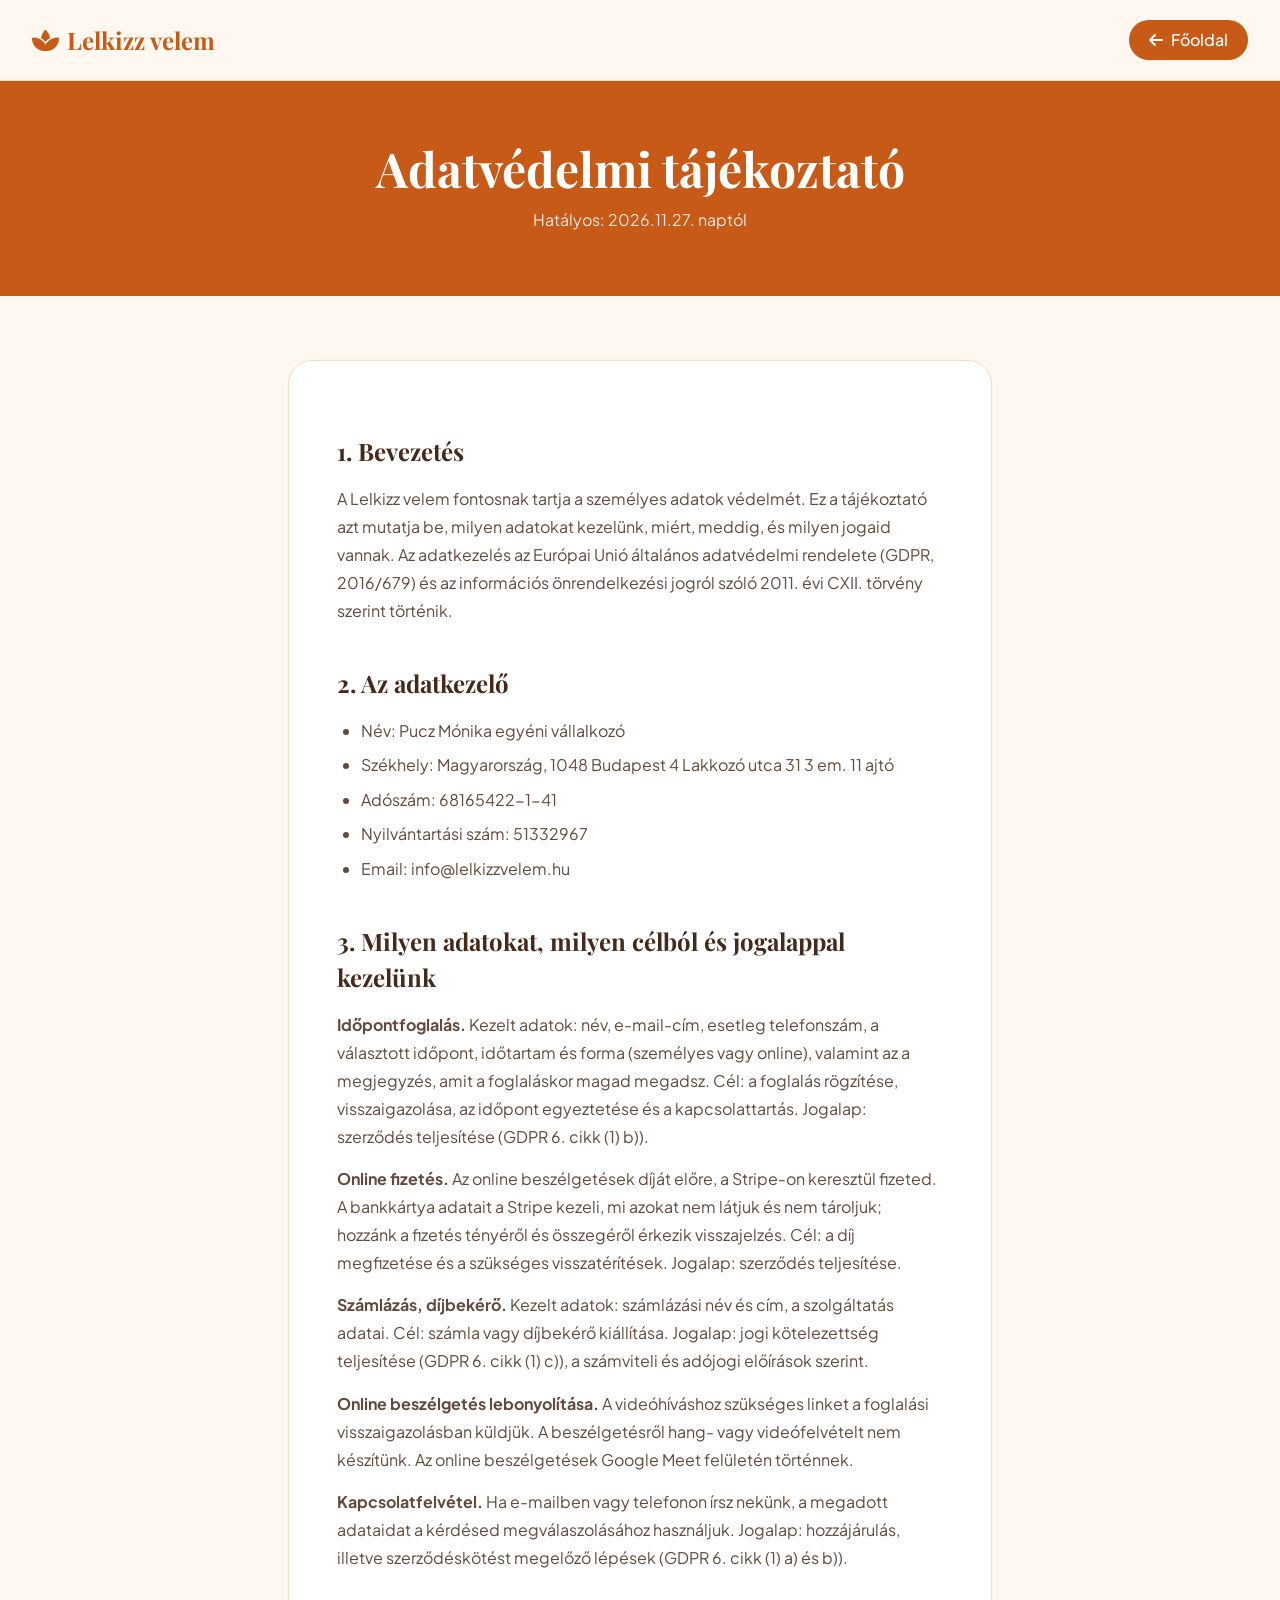
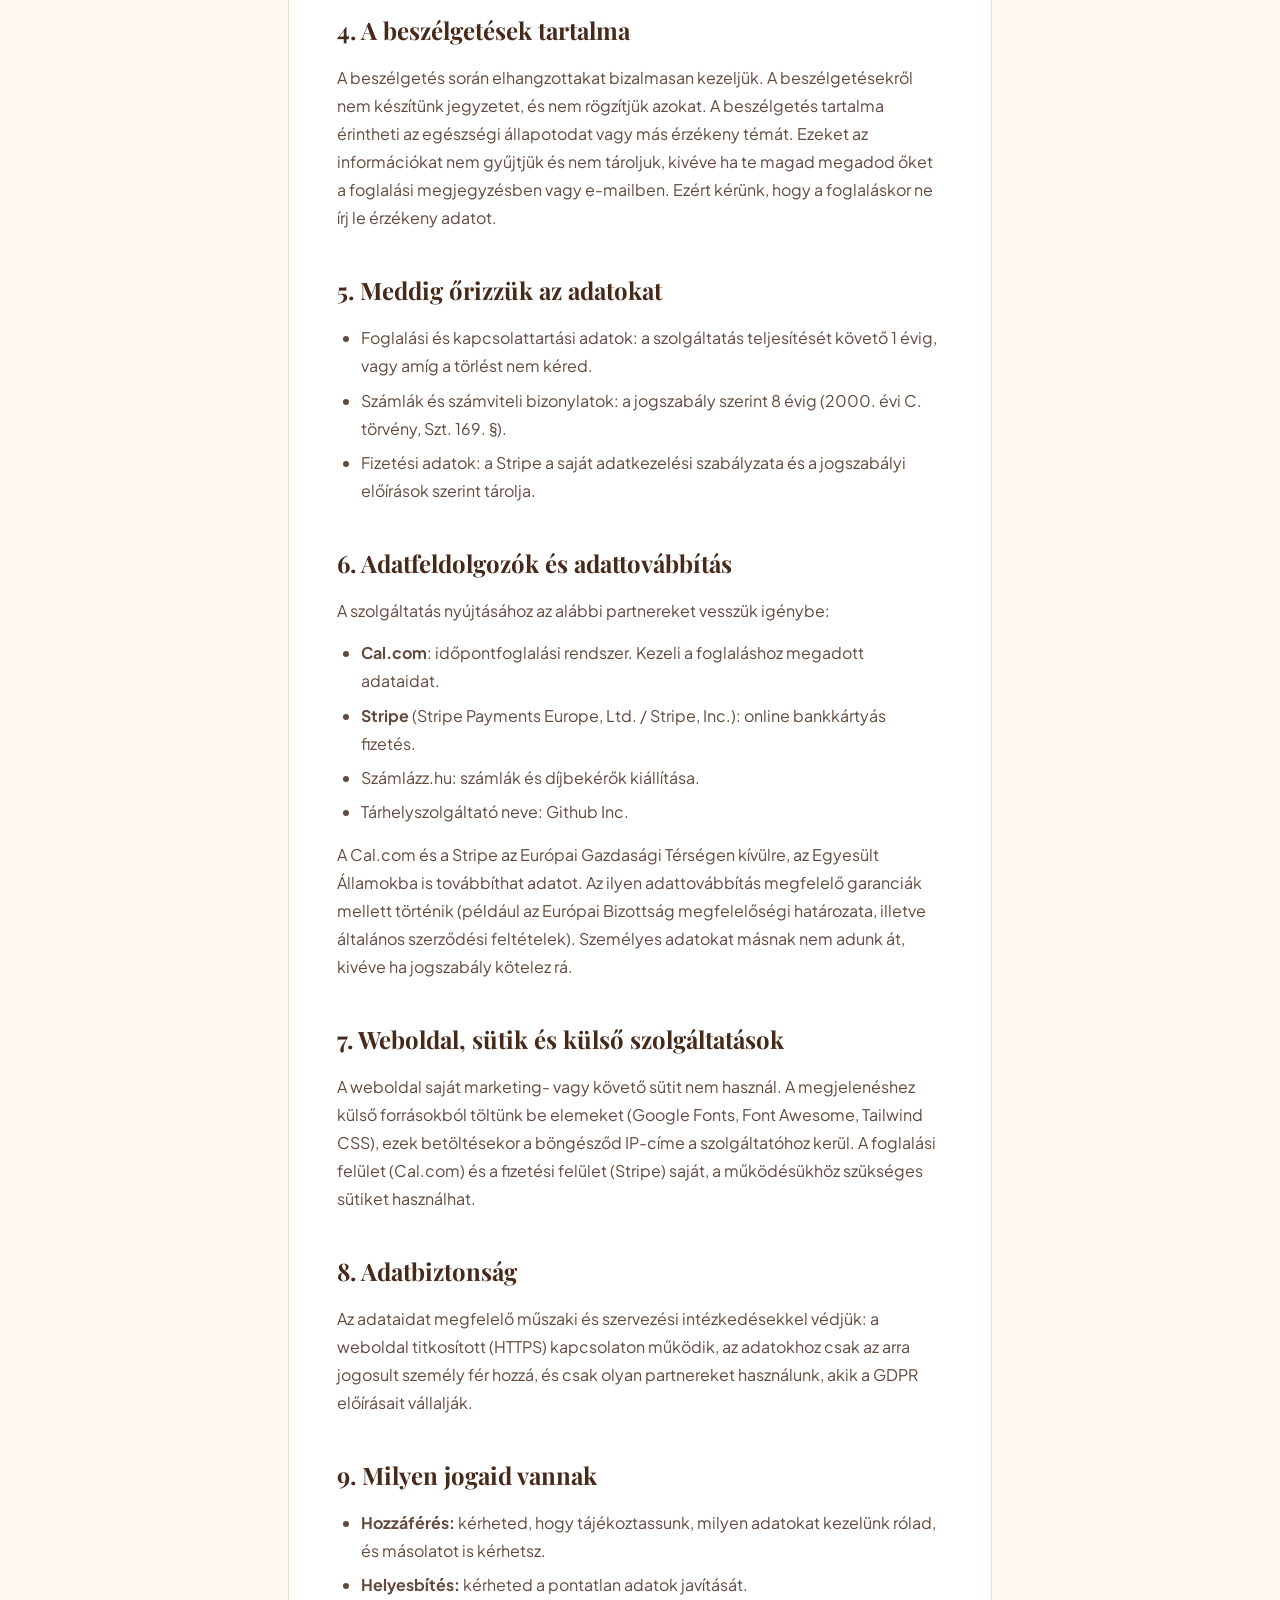
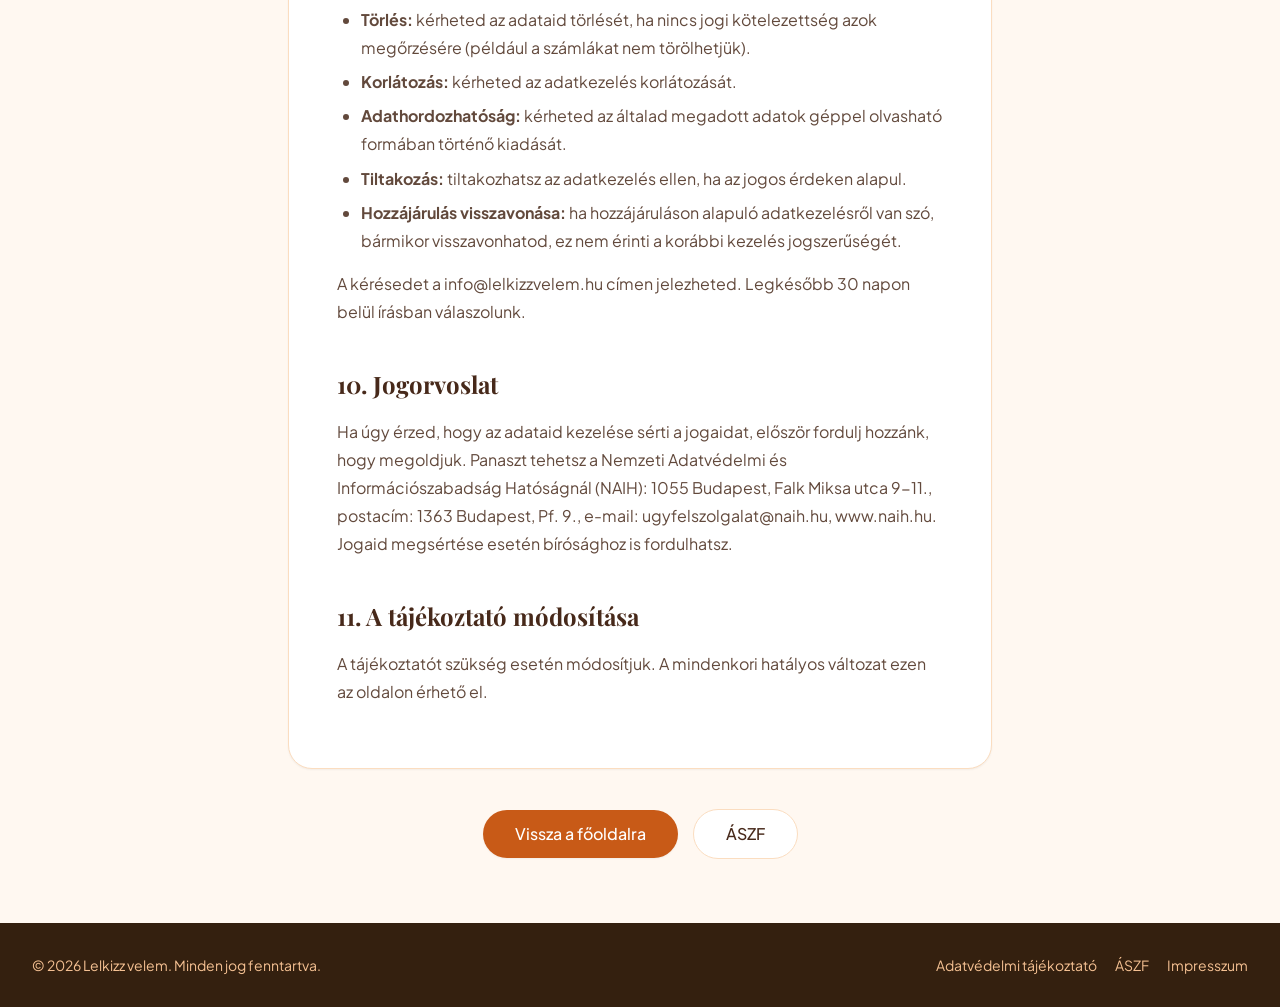
<file: adatvedelem/index.html>
<!DOCTYPE html>
<html lang="hu" class="scroll-smooth">
<head>
    <meta charset="UTF-8">
    <meta name="viewport" content="width=device-width, initial-scale=1.0">
    <title>Adatvédelmi tájékoztató – Lelkizz velem</title>
    <meta name="description" content="A Lelkizz velem adatvédelmi tájékoztatója: milyen adatokat kezelünk, meddig, és milyen jogaid vannak.">
    <meta name="robots" content="index, follow">
    <link rel="canonical" href="https://lelkizzvelem.hu/adatvedelem/">
    <meta name="theme-color" content="#C85A17">
    <link rel="icon" href="data:image/svg+xml,%3Csvg xmlns=%27http://www.w3.org/2000/svg%27 viewBox=%270 0 100 100%27%3E%3Ctext y=%27.9em%27 font-size=%2790%27%3E%F0%9F%AA%B7%3C/text%3E%3C/svg%3E">
    <meta property="og:type" content="website">
    <meta property="og:locale" content="hu_HU">
    <meta property="og:title" content="Adatvédelmi tájékoztató – Lelkizz velem">
    <meta property="og:description" content="A Lelkizz velem adatvédelmi tájékoztatója: milyen adatokat kezelünk, meddig, és milyen jogaid vannak.">
    <meta property="og:url" content="https://lelkizzvelem.hu/adatvedelem/">

    <link rel="preconnect" href="https://fonts.googleapis.com">
    <link rel="preconnect" href="https://fonts.gstatic.com" crossorigin>
    <link rel="stylesheet" href="https://fonts.googleapis.com/css2?family=Playfair+Display:ital,wght@0,400;0,600;1,400&family=Plus+Jakarta+Sans:wght@300;400;500;600&display=swap" media="print" onload="this.media='all'">
    <noscript><link rel="stylesheet" href="https://fonts.googleapis.com/css2?family=Playfair+Display:ital,wght@0,400;0,600;1,400&family=Plus+Jakarta+Sans:wght@300;400;500;600&display=swap"></noscript>
    <link rel="stylesheet" href="../styles.css">
    <link rel="stylesheet" href="https://cdnjs.cloudflare.com/ajax/libs/font-awesome/6.4.0/css/all.min.css" media="print" onload="this.media='all'">
    <noscript><link rel="stylesheet" href="https://cdnjs.cloudflare.com/ajax/libs/font-awesome/6.4.0/css/all.min.css"></noscript>
    <style>
        .glass-nav { background: rgba(255, 248, 241, 0.92); backdrop-filter: blur(10px); -webkit-backdrop-filter: blur(10px); }
        .todo { background:#FBDDC0; padding:0 .25rem; border-radius:.25rem; }
        .legal h2 { font-family:'Playfair Display',serif; font-weight:700; font-size:1.5rem; color:#47291A; margin:2.5rem 0 1rem; }
        .legal p, .legal li { line-height:1.75; color:rgba(71,41,26,.85); }
        .legal p { margin-bottom:.9rem; }
        .legal ol { list-style:decimal; padding-left:1.5rem; margin-bottom:.9rem; }
        .legal ul { list-style:disc; padding-left:1.5rem; margin-bottom:.9rem; }
        .legal li { margin-bottom:.4rem; }
    </style>
</head>
<body class="bg-beige-50 text-earth-800 font-sans antialiased selection:bg-earth-500 selection:text-white">

    <header class="fixed w-full top-0 z-50 glass-nav border-b border-beige-200">
        <div class="max-w-7xl mx-auto px-4 sm:px-6 lg:px-8">
            <div class="flex justify-between items-center h-20">
                <a href="../" class="font-serif text-2xl font-bold text-earth-500 flex items-center gap-2">
                    <i class="fa-solid fa-spa"></i> Lelkizz velem
                </a>
                <a href="../" class="bg-earth-500 hover:bg-earth-800 text-white px-5 py-2 rounded-full font-medium transition-colors shadow-sm">
                    <i class="fa-solid fa-arrow-left mr-2"></i>Főoldal
                </a>
            </div>
        </div>
    </header>

    <main class="pt-20">
        <section class="bg-earth-500 py-16">
            <div class="max-w-3xl mx-auto px-4 sm:px-6 lg:px-8 text-center">
                <h1 class="text-4xl md:text-5xl font-serif font-bold text-white mb-4">Adatvédelmi tájékoztató</h1>
                <p class="text-white/85">Hatályos: 2026.11.27. naptól</p>
            </div>
        </section>

        <section class="py-16">
            <div class="max-w-3xl mx-auto px-4 sm:px-6 lg:px-8">
                <div class="bg-white rounded-3xl shadow-sm border border-beige-200 p-8 md:p-12 legal">


                    <h2 style="margin-top:1.5rem">1. Bevezetés</h2>
                    <p>A Lelkizz velem fontosnak tartja a személyes adatok védelmét. Ez a tájékoztató azt mutatja be, milyen adatokat kezelünk, miért, meddig, és milyen jogaid vannak. Az adatkezelés az Európai Unió általános adatvédelmi rendelete (GDPR, 2016/679) és az információs önrendelkezési jogról szóló 2011. évi CXII. törvény szerint történik.</p>

                    <h2>2. Az adatkezelő</h2>
                    <ul>
                        <li>Név: Pucz Mónika egyéni vállalkozó</li>
                        <li>Székhely: Magyarország, 1048 Budapest 4 Lakkozó utca 31 3 em. 11 ajtó</li>
                        <li>Adószám: 68165422-1-41</li>
                        <li>Nyilvántartási szám: 51332967</li>
                        <li>Email: info@lelkizzvelem.hu</li>
                    </ul>

                    <h2>3. Milyen adatokat, milyen célból és jogalappal kezelünk</h2>
                    <p><strong>Időpontfoglalás.</strong> Kezelt adatok: név, e-mail-cím, esetleg telefonszám, a választott időpont, időtartam és forma (személyes vagy online), valamint az a megjegyzés, amit a foglaláskor magad megadsz. Cél: a foglalás rögzítése, visszaigazolása, az időpont egyeztetése és a kapcsolattartás. Jogalap: szerződés teljesítése (GDPR 6. cikk (1) b)).</p>
                    <p><strong>Online fizetés.</strong> Az online beszélgetések díját előre, a Stripe-on keresztül fizeted. A bankkártya adatait a Stripe kezeli, mi azokat nem látjuk és nem tároljuk; hozzánk a fizetés tényéről és összegéről érkezik visszajelzés. Cél: a díj megfizetése és a szükséges visszatérítések. Jogalap: szerződés teljesítése.</p>
                    <p><strong>Számlázás, díjbekérő.</strong> Kezelt adatok: számlázási név és cím, a szolgáltatás adatai. Cél: számla vagy díjbekérő kiállítása. Jogalap: jogi kötelezettség teljesítése (GDPR 6. cikk (1) c)), a számviteli és adójogi előírások szerint.</p>
                    <p><strong>Online beszélgetés lebonyolítása.</strong> A videóhíváshoz szükséges linket a foglalási visszaigazolásban küldjük. A beszélgetésről hang- vagy videófelvételt nem készítünk. Az online beszélgetések Google Meet felületén történnek.</p>
                    <p><strong>Kapcsolatfelvétel.</strong> Ha e-mailben vagy telefonon írsz nekünk, a megadott adataidat a kérdésed megválaszolásához használjuk. Jogalap: hozzájárulás, illetve szerződéskötést megelőző lépések (GDPR 6. cikk (1) a) és b)).</p>

                    <h2>4. A beszélgetések tartalma</h2>
                    <p>A beszélgetés során elhangzottakat bizalmasan kezeljük. A beszélgetésekről nem készítünk jegyzetet, és nem rögzítjük azokat. A beszélgetés tartalma érintheti az egészségi állapotodat vagy más érzékeny témát. Ezeket az információkat nem gyűjtjük és nem tároljuk, kivéve ha te magad megadod őket a foglalási megjegyzésben vagy e-mailben. Ezért kérünk, hogy a foglaláskor ne írj le érzékeny adatot.</p>

                    <h2>5. Meddig őrizzük az adatokat</h2>
                    <ul>
                        <li>Foglalási és kapcsolattartási adatok: a szolgáltatás teljesítését követő 1 évig, vagy amíg a törlést nem kéred.</li>
                        <li>Számlák és számviteli bizonylatok: a jogszabály szerint 8 évig (2000. évi C. törvény, Szt. 169. §).</li>
                        <li>Fizetési adatok: a Stripe a saját adatkezelési szabályzata és a jogszabályi előírások szerint tárolja.</li>
                    </ul>

                    <h2>6. Adatfeldolgozók és adattovábbítás</h2>
                    <p>A szolgáltatás nyújtásához az alábbi partnereket vesszük igénybe:</p>
                    <ul>
                        <li><strong>Cal.com</strong>: időpontfoglalási rendszer. Kezeli a foglaláshoz megadott adataidat.</li>
                        <li><strong>Stripe</strong> (Stripe Payments Europe, Ltd. / Stripe, Inc.): online bankkártyás fizetés.</li>
                        <li>Számlázz.hu: számlák és díjbekérők kiállítása.</li>
                        <li>Tárhelyszolgáltató neve: Github Inc.</li>
                    
                    </ul>
                    <p>A Cal.com és a Stripe az Európai Gazdasági Térségen kívülre, az Egyesült Államokba is továbbíthat adatot. Az ilyen adattovábbítás megfelelő garanciák mellett történik (például az Európai Bizottság megfelelőségi határozata, illetve általános szerződési feltételek). Személyes adatokat másnak nem adunk át, kivéve ha jogszabály kötelez rá.</p>

                    <h2>7. Weboldal, sütik és külső szolgáltatások</h2>
                    <p>A weboldal saját marketing- vagy követő sütit nem használ. A megjelenéshez külső forrásokból töltünk be elemeket (Google Fonts, Font Awesome, Tailwind CSS), ezek betöltésekor a böngésződ IP-címe a szolgáltatóhoz kerül. A foglalási felület (Cal.com) és a fizetési felület (Stripe) saját, a működésükhöz szükséges sütiket használhat. </p>

                    <h2>8. Adatbiztonság</h2>
                    <p>Az adataidat megfelelő műszaki és szervezési intézkedésekkel védjük: a weboldal titkosított (HTTPS) kapcsolaton működik, az adatokhoz csak az arra jogosult személy fér hozzá, és csak olyan partnereket használunk, akik a GDPR előírásait vállalják.</p>

                    <h2>9. Milyen jogaid vannak</h2>
                    <ul>
                        <li><strong>Hozzáférés:</strong> kérheted, hogy tájékoztassunk, milyen adatokat kezelünk rólad, és másolatot is kérhetsz.</li>
                        <li><strong>Helyesbítés:</strong> kérheted a pontatlan adatok javítását.</li>
                        <li><strong>Törlés:</strong> kérheted az adataid törlését, ha nincs jogi kötelezettség azok megőrzésére (például a számlákat nem törölhetjük).</li>
                        <li><strong>Korlátozás:</strong> kérheted az adatkezelés korlátozását.</li>
                        <li><strong>Adathordozhatóság:</strong> kérheted az általad megadott adatok géppel olvasható formában történő kiadását.</li>
                        <li><strong>Tiltakozás:</strong> tiltakozhatsz az adatkezelés ellen, ha az jogos érdeken alapul.</li>
                        <li><strong>Hozzájárulás visszavonása:</strong> ha hozzájáruláson alapuló adatkezelésről van szó, bármikor visszavonhatod, ez nem érinti a korábbi kezelés jogszerűségét.</li>
                    </ul>
                    <p>A kérésedet a info@lelkizzvelem.hu címen jelezheted. Legkésőbb 30 napon belül írásban válaszolunk.</p>

                    <h2>10. Jogorvoslat</h2>
                    <p>Ha úgy érzed, hogy az adataid kezelése sérti a jogaidat, először fordulj hozzánk, hogy megoldjuk. Panaszt tehetsz a Nemzeti Adatvédelmi és Információszabadság Hatóságnál (NAIH): 1055 Budapest, Falk Miksa utca 9-11., postacím: 1363 Budapest, Pf. 9., e-mail: ugyfelszolgalat@naih.hu, www.naih.hu. Jogaid megsértése esetén bírósághoz is fordulhatsz.</p>

                    <h2>11. A tájékoztató módosítása</h2>
                    <p>A tájékoztatót szükség esetén módosítjuk. A mindenkori hatályos változat ezen az oldalon érhető el.</p>
                </div>

                <div class="text-center mt-10 space-x-3">
                    <a href="../" class="inline-block bg-earth-500 hover:bg-earth-800 text-white px-8 py-3 rounded-full font-medium transition-colors shadow-sm">Vissza a főoldalra</a>
                    <a href="../aszf/" class="inline-block bg-white hover:bg-beige-100 border border-beige-200 text-earth-800 px-8 py-3 rounded-full font-medium transition-colors">ÁSZF</a>
                </div>
            </div>
        </section>
    </main>

    <footer class="bg-earth-900 text-beige-100 py-8">
        <div class="max-w-7xl mx-auto px-4 sm:px-6 lg:px-8 flex flex-col md:flex-row justify-between items-center text-sm text-beige-300">
            <p>&copy; 2026 Lelkizz velem. Minden jog fenntartva.</p>
            <div class="mt-4 md:mt-0 space-x-4">
                <a href="../adatvedelem/" class="hover:text-white transition-colors">Adatvédelmi tájékoztató</a>
                <a href="../aszf/" class="hover:text-white transition-colors">ÁSZF</a>
                <a href="../impresszum/" class="hover:text-white transition-colors">Impresszum</a>
            </div>
        </div>
    </footer>
</body>
</html>
</file>
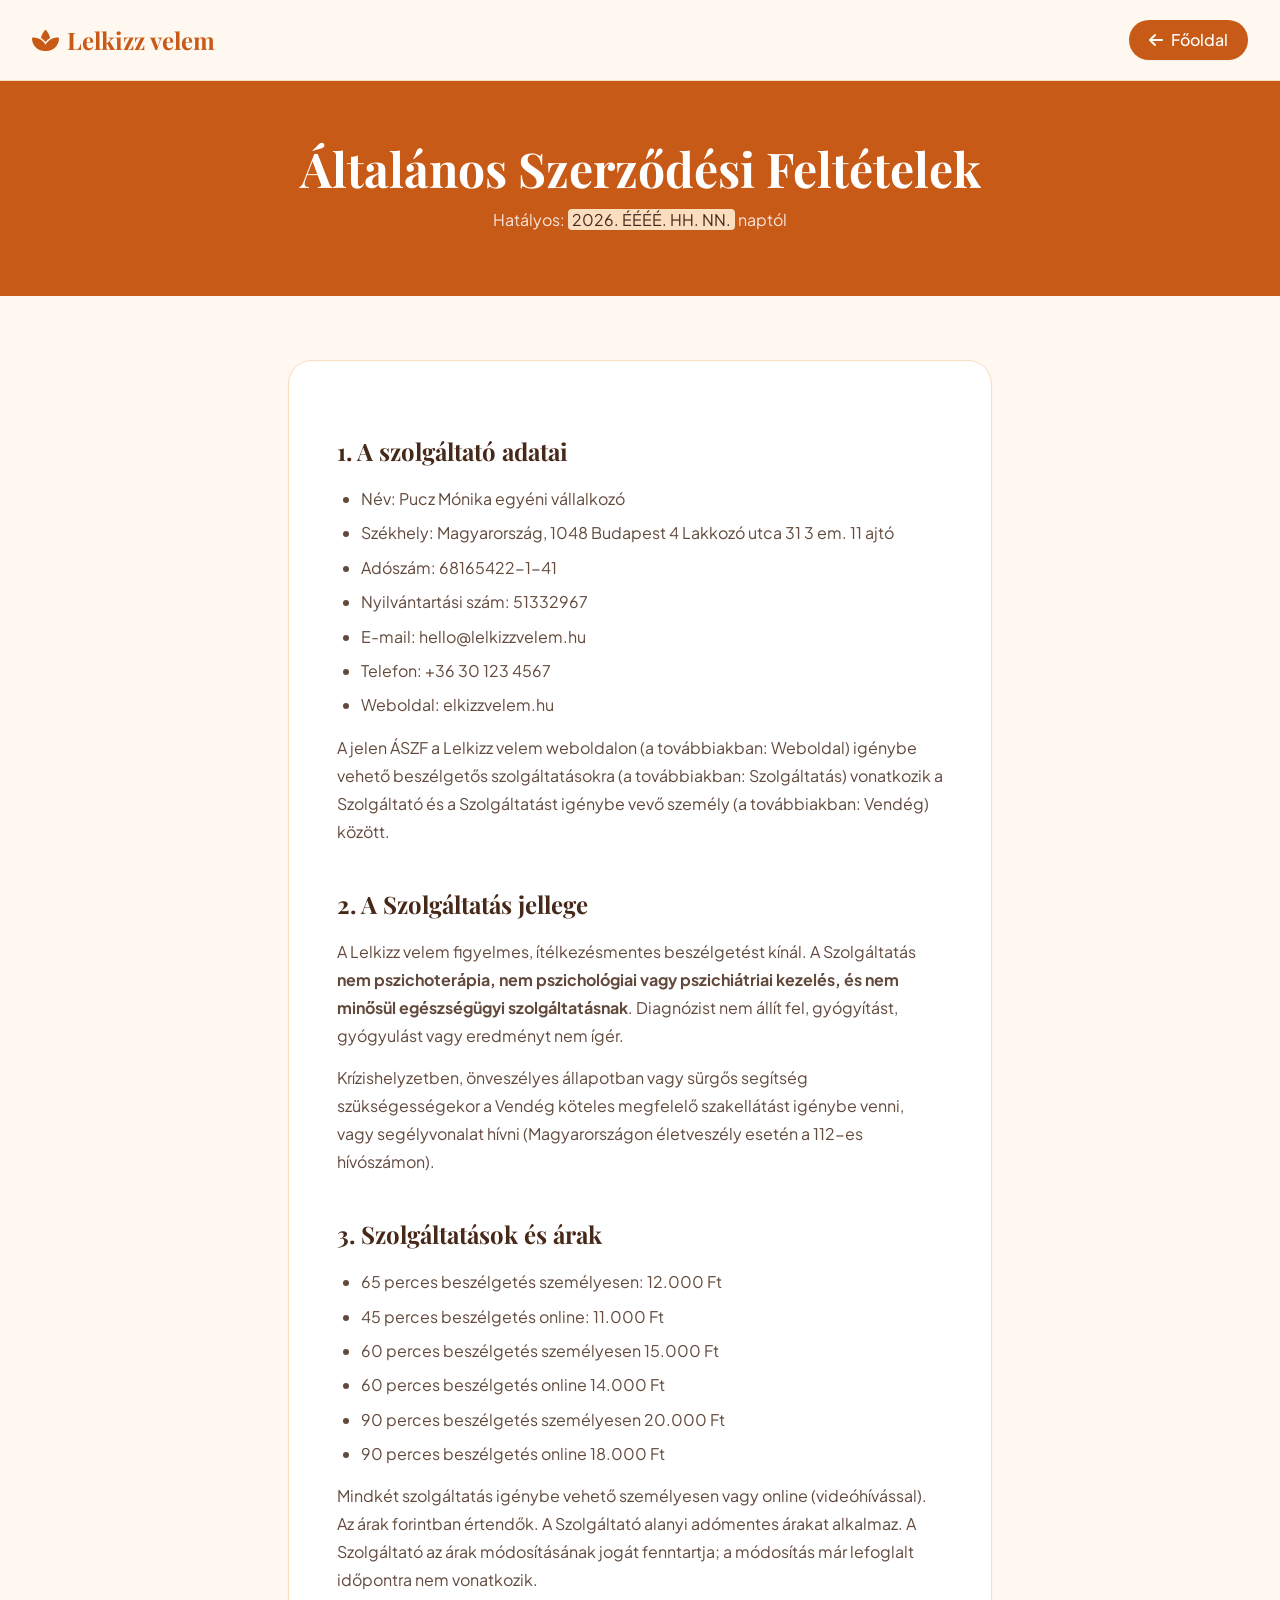
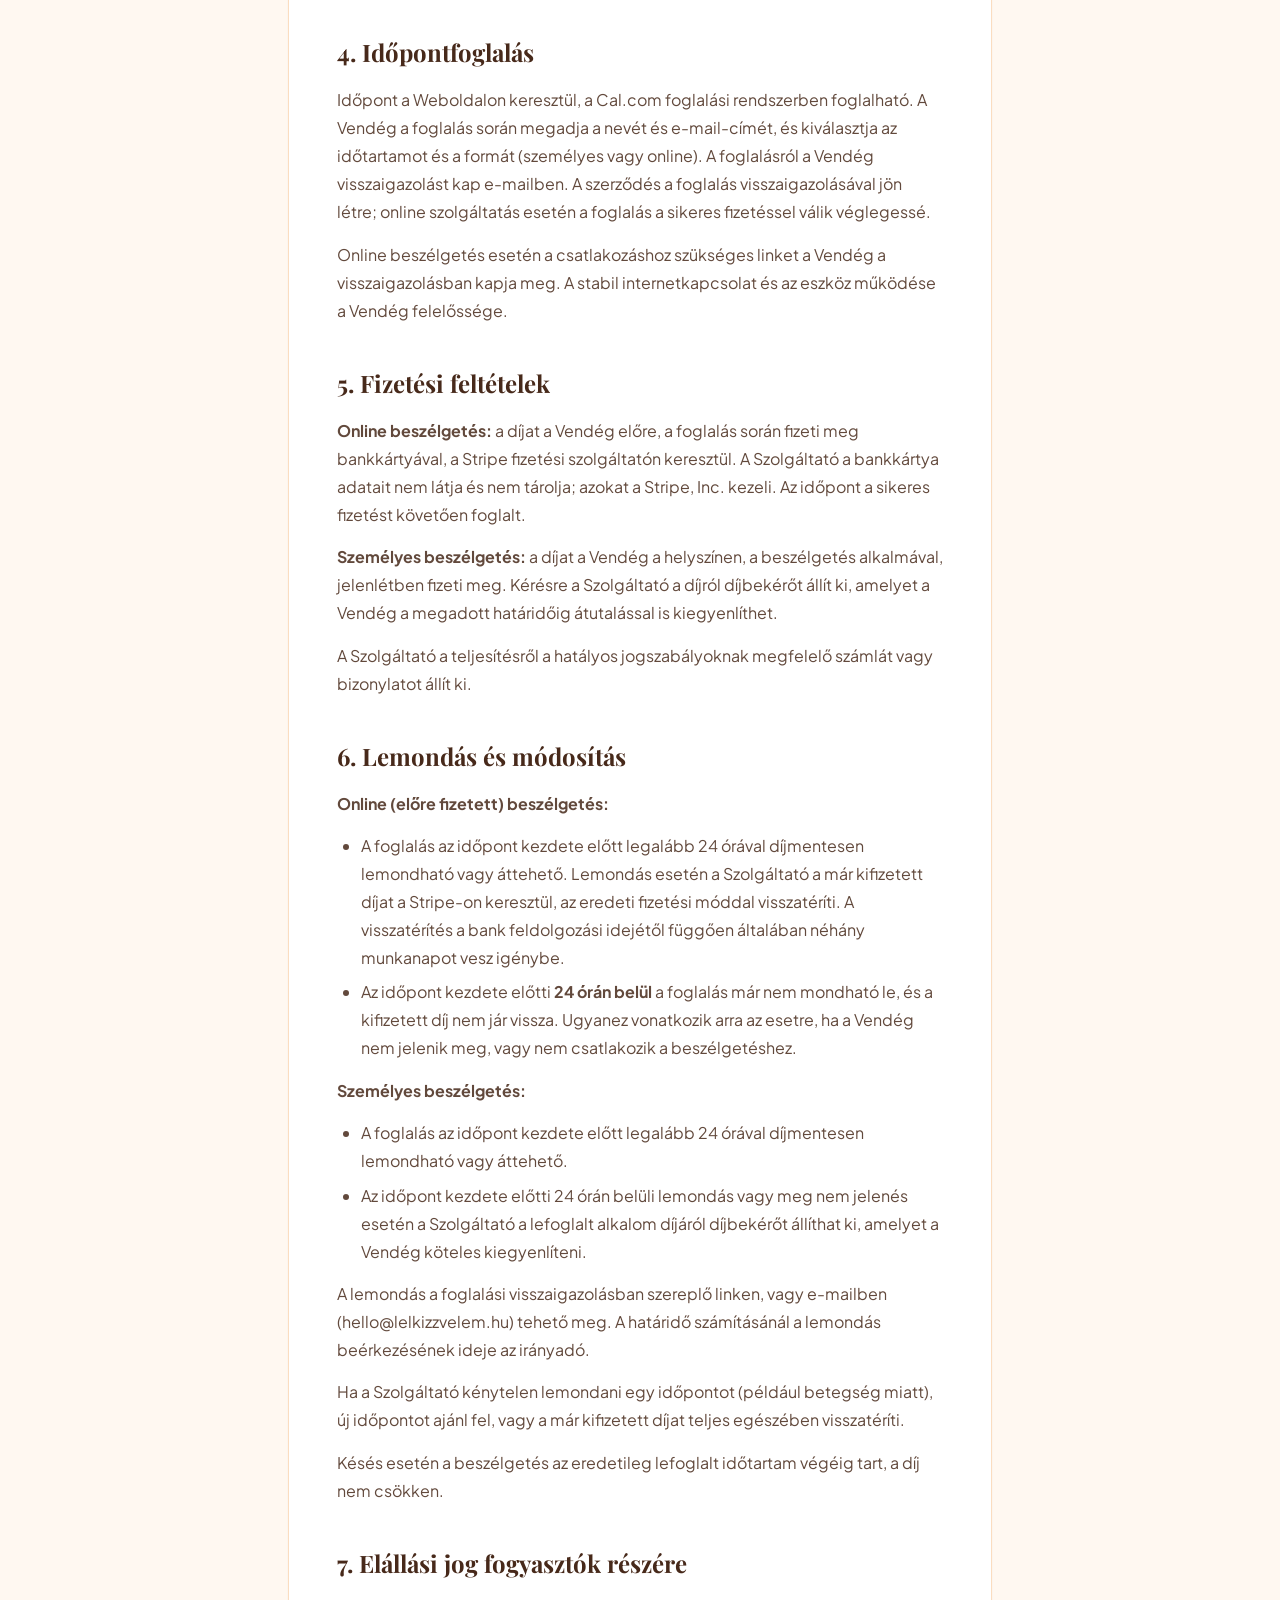
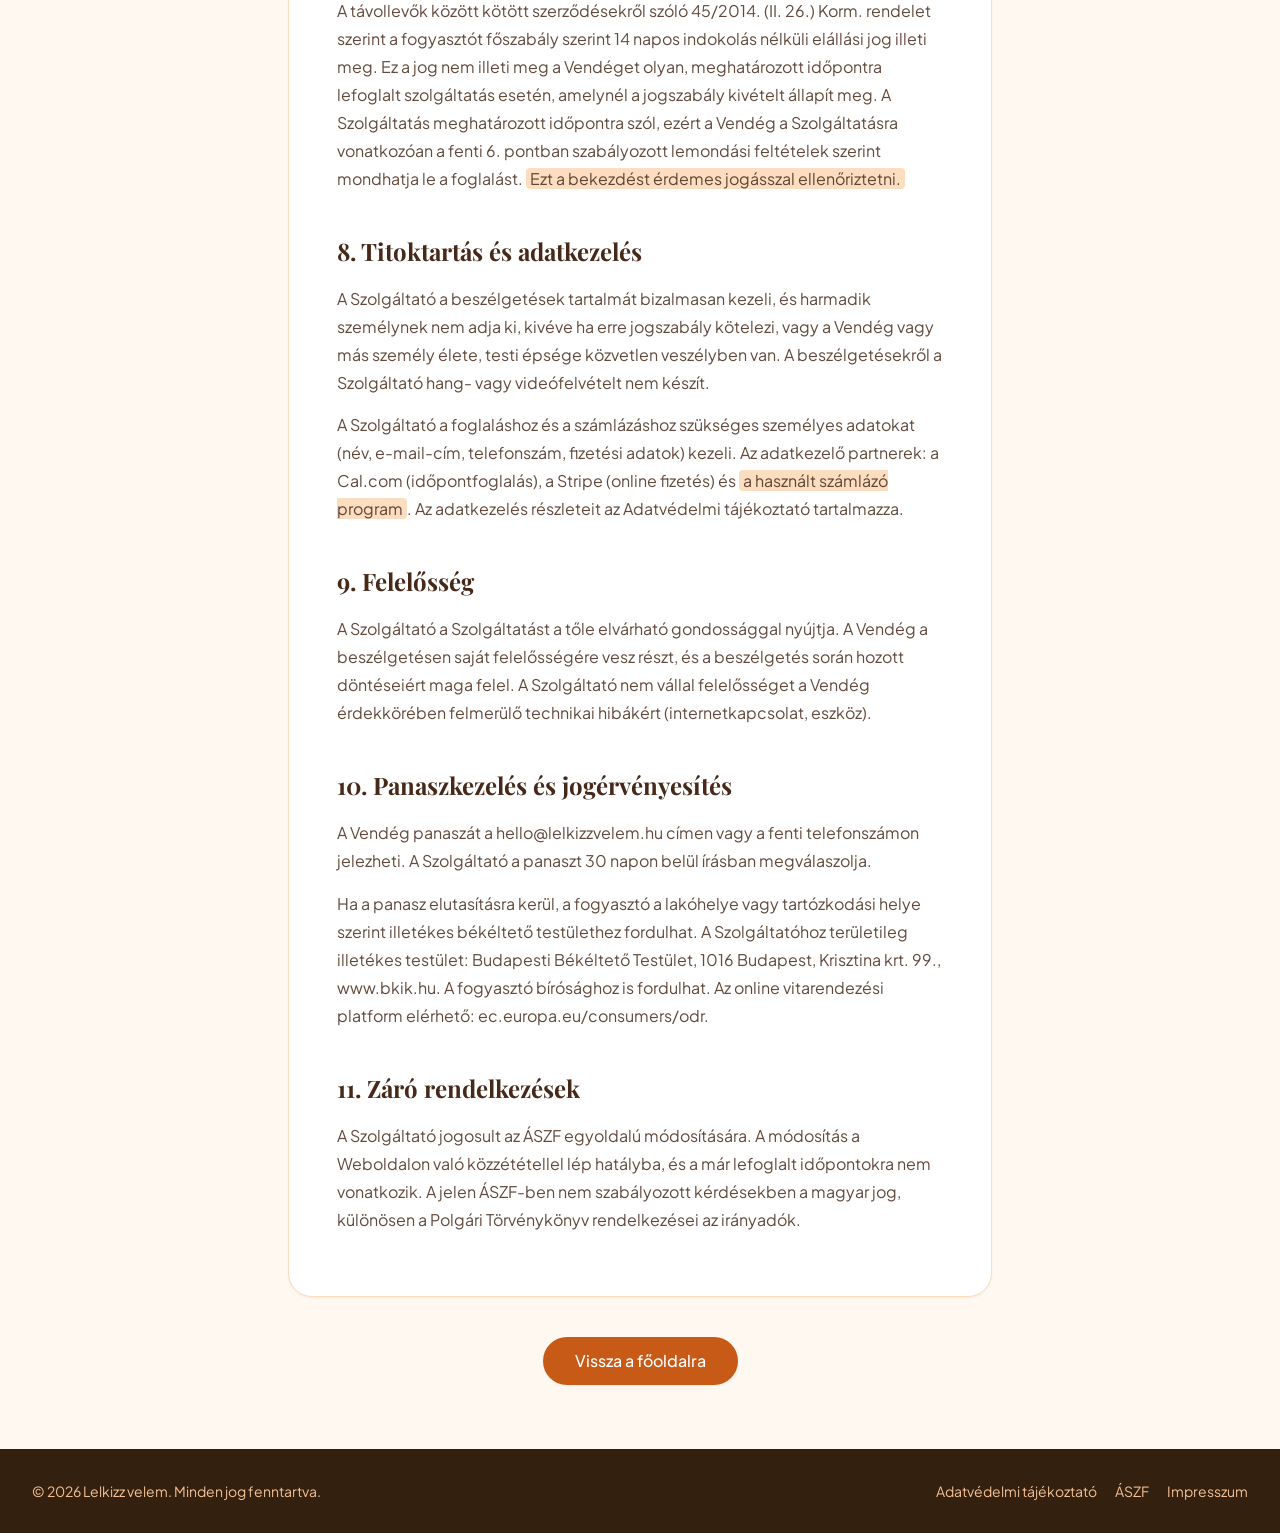
<file: aszf/index.html>
<!DOCTYPE html>
<html lang="hu" class="scroll-smooth">
<head>
    <meta charset="UTF-8">
    <meta name="viewport" content="width=device-width, initial-scale=1.0">
    <title>Általános Szerződési Feltételek – Lelkizz velem</title>
    <meta name="description" content="A Lelkizz velem beszélgetős szolgáltatásainak általános szerződési feltételei: fizetés, lemondás, online és személyes alkalmak.">
    <meta name="robots" content="index, follow">
    <link rel="canonical" href="https://lelkizzvelem.hu/aszf/">
    <meta name="theme-color" content="#C85A17">
    <link rel="icon" href="data:image/svg+xml,%3Csvg xmlns=%27http://www.w3.org/2000/svg%27 viewBox=%270 0 100 100%27%3E%3Ctext y=%27.9em%27 font-size=%2790%27%3E%F0%9F%AA%B7%3C/text%3E%3C/svg%3E">
    <meta property="og:type" content="website">
    <meta property="og:locale" content="hu_HU">
    <meta property="og:title" content="Általános Szerződési Feltételek – Lelkizz velem">
    <meta property="og:description" content="A Lelkizz velem beszélgetős szolgáltatásainak általános szerződési feltételei: fizetés, lemondás, online és személyes alkalmak.">
    <meta property="og:url" content="https://lelkizzvelem.hu/aszf/">

    <link rel="preconnect" href="https://fonts.googleapis.com">
    <link rel="preconnect" href="https://fonts.gstatic.com" crossorigin>
    <link rel="stylesheet" href="https://fonts.googleapis.com/css2?family=Playfair+Display:ital,wght@0,400;0,600;1,400&family=Plus+Jakarta+Sans:wght@300;400;500;600&display=swap" media="print" onload="this.media='all'">
    <noscript><link rel="stylesheet" href="https://fonts.googleapis.com/css2?family=Playfair+Display:ital,wght@0,400;0,600;1,400&family=Plus+Jakarta+Sans:wght@300;400;500;600&display=swap"></noscript>
    <link rel="stylesheet" href="../styles.css">
    <link rel="stylesheet" href="https://cdnjs.cloudflare.com/ajax/libs/font-awesome/6.4.0/css/all.min.css" media="print" onload="this.media='all'">
    <noscript><link rel="stylesheet" href="https://cdnjs.cloudflare.com/ajax/libs/font-awesome/6.4.0/css/all.min.css"></noscript>
    <style>
        .glass-nav { background: rgba(255, 248, 241, 0.92); backdrop-filter: blur(10px); -webkit-backdrop-filter: blur(10px); }
        .todo { background:#FBDDC0; padding:0 .25rem; border-radius:.25rem; }
        .legal h2 { font-family:'Playfair Display',serif; font-weight:700; font-size:1.5rem; color:#47291A; margin:2.5rem 0 1rem; }
        .legal p, .legal li { line-height:1.75; color:rgba(71,41,26,.85); }
        .legal p { margin-bottom:.9rem; }
        .legal ol { list-style:decimal; padding-left:1.5rem; margin-bottom:.9rem; }
        .legal ul { list-style:disc; padding-left:1.5rem; margin-bottom:.9rem; }
        .legal li { margin-bottom:.4rem; }
    </style>
</head>
<body class="bg-beige-50 text-earth-800 font-sans antialiased selection:bg-earth-500 selection:text-white">

    <header class="fixed w-full top-0 z-50 glass-nav border-b border-beige-200">
        <div class="max-w-7xl mx-auto px-4 sm:px-6 lg:px-8">
            <div class="flex justify-between items-center h-20">
                <a href="../" class="font-serif text-2xl font-bold text-earth-500 flex items-center gap-2">
                    <i class="fa-solid fa-spa"></i> Lelkizz velem
                </a>
                <a href="../" class="bg-earth-500 hover:bg-earth-800 text-white px-5 py-2 rounded-full font-medium transition-colors shadow-sm">
                    <i class="fa-solid fa-arrow-left mr-2"></i>Főoldal
                </a>
            </div>
        </div>
    </header>

    <main class="pt-20">
        <section class="bg-earth-500 py-16">
            <div class="max-w-3xl mx-auto px-4 sm:px-6 lg:px-8 text-center">
                <h1 class="text-4xl md:text-5xl font-serif font-bold text-white mb-4">Általános Szerződési Feltételek</h1>
                <p class="text-white/85">Hatályos: <span class="todo text-earth-800">2026. ÉÉÉÉ. HH. NN.</span> naptól</p>
            </div>
        </section>

        <section class="py-16">
            <div class="max-w-3xl mx-auto px-4 sm:px-6 lg:px-8">
                <div class="bg-white rounded-3xl shadow-sm border border-beige-200 p-8 md:p-12 legal">

    

                    <h2 style="margin-top:1.5rem">1. A szolgáltató adatai</h2>
                    <ul>
                        <li>Név: Pucz Mónika egyéni vállalkozó</li>
                        <li>Székhely: Magyarország, 1048 Budapest 4 Lakkozó utca 31 3 em. 11 ajtó</li>
                        <li>Adószám: 68165422-1-41</li>
                        <li>Nyilvántartási szám: 51332967</li>
                        <li>E-mail: hello@lelkizzvelem.hu</li>
                        <li>Telefon: +36 30 123 4567</li>
                        <li>Weboldal: elkizzvelem.hu</li>
                    </ul>
                    <p>A jelen ÁSZF a Lelkizz velem weboldalon (a továbbiakban: Weboldal) igénybe vehető beszélgetős szolgáltatásokra (a továbbiakban: Szolgáltatás) vonatkozik a Szolgáltató és a Szolgáltatást igénybe vevő személy (a továbbiakban: Vendég) között.</p>

                    <h2>2. A Szolgáltatás jellege</h2>
                    <p>A Lelkizz velem figyelmes, ítélkezésmentes beszélgetést kínál. A Szolgáltatás <strong>nem pszichoterápia, nem pszichológiai vagy pszichiátriai kezelés, és nem minősül egészségügyi szolgáltatásnak</strong>. Diagnózist nem állít fel, gyógyítást, gyógyulást vagy eredményt nem ígér.</p>
                    <p>Krízishelyzetben, önveszélyes állapotban vagy sürgős segítség szükségességekor a Vendég köteles megfelelő szakellátást igénybe venni, vagy segélyvonalat hívni (Magyarországon életveszély esetén a 112-es hívószámon).</p>

                    <h2>3. Szolgáltatások és árak</h2>
                    <ul>
                        <li>65 perces beszélgetés személyesen: 12.000 Ft</li>
                        <li>45 perces beszélgetés online: 11.000 Ft</li>
                        <li>60 perces beszélgetés személyesen 15.000 Ft</li>
                        <li>60 perces beszélgetés online 14.000 Ft</li>
                        <li>90 perces beszélgetés személyesen 20.000 Ft</li>
                        <li>90 perces beszélgetés online 18.000 Ft</li>
                    </ul>
                    <p>Mindkét szolgáltatás igénybe vehető személyesen vagy online (videóhívással). Az árak forintban értendők. A Szolgáltató alanyi adómentes árakat alkalmaz. A Szolgáltató az árak módosításának jogát fenntartja; a módosítás már lefoglalt időpontra nem vonatkozik.</p>

                    <h2>4. Időpontfoglalás</h2>
                    <p>Időpont a Weboldalon keresztül, a Cal.com foglalási rendszerben foglalható. A Vendég a foglalás során megadja a nevét és e-mail-címét, és kiválasztja az időtartamot és a formát (személyes vagy online). A foglalásról a Vendég visszaigazolást kap e-mailben. A szerződés a foglalás visszaigazolásával jön létre; online szolgáltatás esetén a foglalás a sikeres fizetéssel válik véglegessé.</p>
                    <p>Online beszélgetés esetén a csatlakozáshoz szükséges linket a Vendég a visszaigazolásban kapja meg. A stabil internetkapcsolat és az eszköz működése a Vendég felelőssége.</p>

                    <h2>5. Fizetési feltételek</h2>
                    <p><strong>Online beszélgetés:</strong> a díjat a Vendég előre, a foglalás során fizeti meg bankkártyával, a Stripe fizetési szolgáltatón keresztül. A Szolgáltató a bankkártya adatait nem látja és nem tárolja; azokat a Stripe, Inc. kezeli. Az időpont a sikeres fizetést követően foglalt.</p>
                    <p><strong>Személyes beszélgetés:</strong> a díjat a Vendég a helyszínen, a beszélgetés alkalmával, jelenlétben fizeti meg. Kérésre a Szolgáltató a díjról díjbekérőt állít ki, amelyet a Vendég a megadott határidőig átutalással is kiegyenlíthet.</p>
                    <p>A Szolgáltató a teljesítésről a hatályos jogszabályoknak megfelelő számlát vagy bizonylatot állít ki.</p>

                    <h2>6. Lemondás és módosítás</h2>
                    <p><strong>Online (előre fizetett) beszélgetés:</strong></p>
                    <ul>
                        <li>A foglalás az időpont kezdete előtt legalább 24 órával díjmentesen lemondható vagy áttehető. Lemondás esetén a Szolgáltató a már kifizetett díjat a Stripe-on keresztül, az eredeti fizetési móddal visszatéríti. A visszatérítés a bank feldolgozási idejétől függően általában néhány munkanapot vesz igénybe.</li>
                        <li>Az időpont kezdete előtti <strong>24 órán belül</strong> a foglalás már nem mondható le, és a kifizetett díj nem jár vissza. Ugyanez vonatkozik arra az esetre, ha a Vendég nem jelenik meg, vagy nem csatlakozik a beszélgetéshez.</li>
                    </ul>
                    <p><strong>Személyes beszélgetés:</strong></p>
                    <ul>
                        <li>A foglalás az időpont kezdete előtt legalább 24 órával díjmentesen lemondható vagy áttehető.</li>
                        <li>Az időpont kezdete előtti 24 órán belüli lemondás vagy meg nem jelenés esetén a Szolgáltató a lefoglalt alkalom díjáról díjbekérőt állíthat ki, amelyet a Vendég köteles kiegyenlíteni.</li>
                    </ul>
                    <p>A lemondás a foglalási visszaigazolásban szereplő linken, vagy e-mailben (hello@lelkizzvelem.hu) tehető meg. A határidő számításánál a lemondás beérkezésének ideje az irányadó.</p>
                    <p>Ha a Szolgáltató kénytelen lemondani egy időpontot (például betegség miatt), új időpontot ajánl fel, vagy a már kifizetett díjat teljes egészében visszatéríti.</p>
                    <p>Késés esetén a beszélgetés az eredetileg lefoglalt időtartam végéig tart, a díj nem csökken.</p>

                    <h2>7. Elállási jog fogyasztók részére</h2>
                    <p>A távollevők között kötött szerződésekről szóló 45/2014. (II. 26.) Korm. rendelet szerint a fogyasztót főszabály szerint 14 napos indokolás nélküli elállási jog illeti meg. Ez a jog nem illeti meg a Vendéget olyan, meghatározott időpontra lefoglalt szolgáltatás esetén, amelynél a jogszabály kivételt állapít meg. A Szolgáltatás meghatározott időpontra szól, ezért a Vendég a Szolgáltatásra vonatkozóan a fenti 6. pontban szabályozott lemondási feltételek szerint mondhatja le a foglalást. <span class="todo">Ezt a bekezdést érdemes jogásszal ellenőriztetni.</span></p>

                    <h2>8. Titoktartás és adatkezelés</h2>
                    <p>A Szolgáltató a beszélgetések tartalmát bizalmasan kezeli, és harmadik személynek nem adja ki, kivéve ha erre jogszabály kötelezi, vagy a Vendég vagy más személy élete, testi épsége közvetlen veszélyben van. A beszélgetésekről a Szolgáltató hang- vagy videófelvételt nem készít.</p>
                    <p>A Szolgáltató a foglaláshoz és a számlázáshoz szükséges személyes adatokat (név, e-mail-cím, telefonszám, fizetési adatok) kezeli. Az adatkezelő partnerek: a Cal.com (időpontfoglalás), a Stripe (online fizetés) és <span class="todo">a használt számlázó program</span>. Az adatkezelés részleteit az Adatvédelmi tájékoztató tartalmazza.</p>

                    <h2>9. Felelősség</h2>
                    <p>A Szolgáltató a Szolgáltatást a tőle elvárható gondossággal nyújtja. A Vendég a beszélgetésen saját felelősségére vesz részt, és a beszélgetés során hozott döntéseiért maga felel. A Szolgáltató nem vállal felelősséget a Vendég érdekkörében felmerülő technikai hibákért (internetkapcsolat, eszköz).</p>

                    <h2>10. Panaszkezelés és jogérvényesítés</h2>
                    <p>A Vendég panaszát a hello@lelkizzvelem.hu címen vagy a fenti telefonszámon jelezheti. A Szolgáltató a panaszt 30 napon belül írásban megválaszolja.</p>
                    <p>Ha a panasz elutasításra kerül, a fogyasztó a lakóhelye vagy tartózkodási helye szerint illetékes békéltető testülethez fordulhat. A Szolgáltatóhoz területileg illetékes testület: Budapesti Békéltető Testület, 1016 Budapest, Krisztina krt. 99., www.bkik.hu. A fogyasztó bírósághoz is fordulhat. Az online vitarendezési platform elérhető: ec.europa.eu/consumers/odr.</p>

                    <h2>11. Záró rendelkezések</h2>
                    <p>A Szolgáltató jogosult az ÁSZF egyoldalú módosítására. A módosítás a Weboldalon való közzététellel lép hatályba, és a már lefoglalt időpontokra nem vonatkozik. A jelen ÁSZF-ben nem szabályozott kérdésekben a magyar jog, különösen a Polgári Törvénykönyv rendelkezései az irányadók.</p>
                </div>

                <div class="text-center mt-10">
                    <a href="../" class="inline-block bg-earth-500 hover:bg-earth-800 text-white px-8 py-3 rounded-full font-medium transition-colors shadow-sm">Vissza a főoldalra</a>
                </div>
            </div>
        </section>
    </main>

    <footer class="bg-earth-900 text-beige-100 py-8">
        <div class="max-w-7xl mx-auto px-4 sm:px-6 lg:px-8 flex flex-col md:flex-row justify-between items-center text-sm text-beige-300">
            <p>&copy; 2026 Lelkizz velem. Minden jog fenntartva.</p>
            <div class="mt-4 md:mt-0 space-x-4">
                <a href="../adatvedelem/" class="hover:text-white transition-colors">Adatvédelmi tájékoztató</a>
                <a href="../aszf/" class="hover:text-white transition-colors">ÁSZF</a>
                <a href="../impresszum/" class="hover:text-white transition-colors">Impresszum</a>
            </div>
        </div>
    </footer>
</body>
</html>
</file>
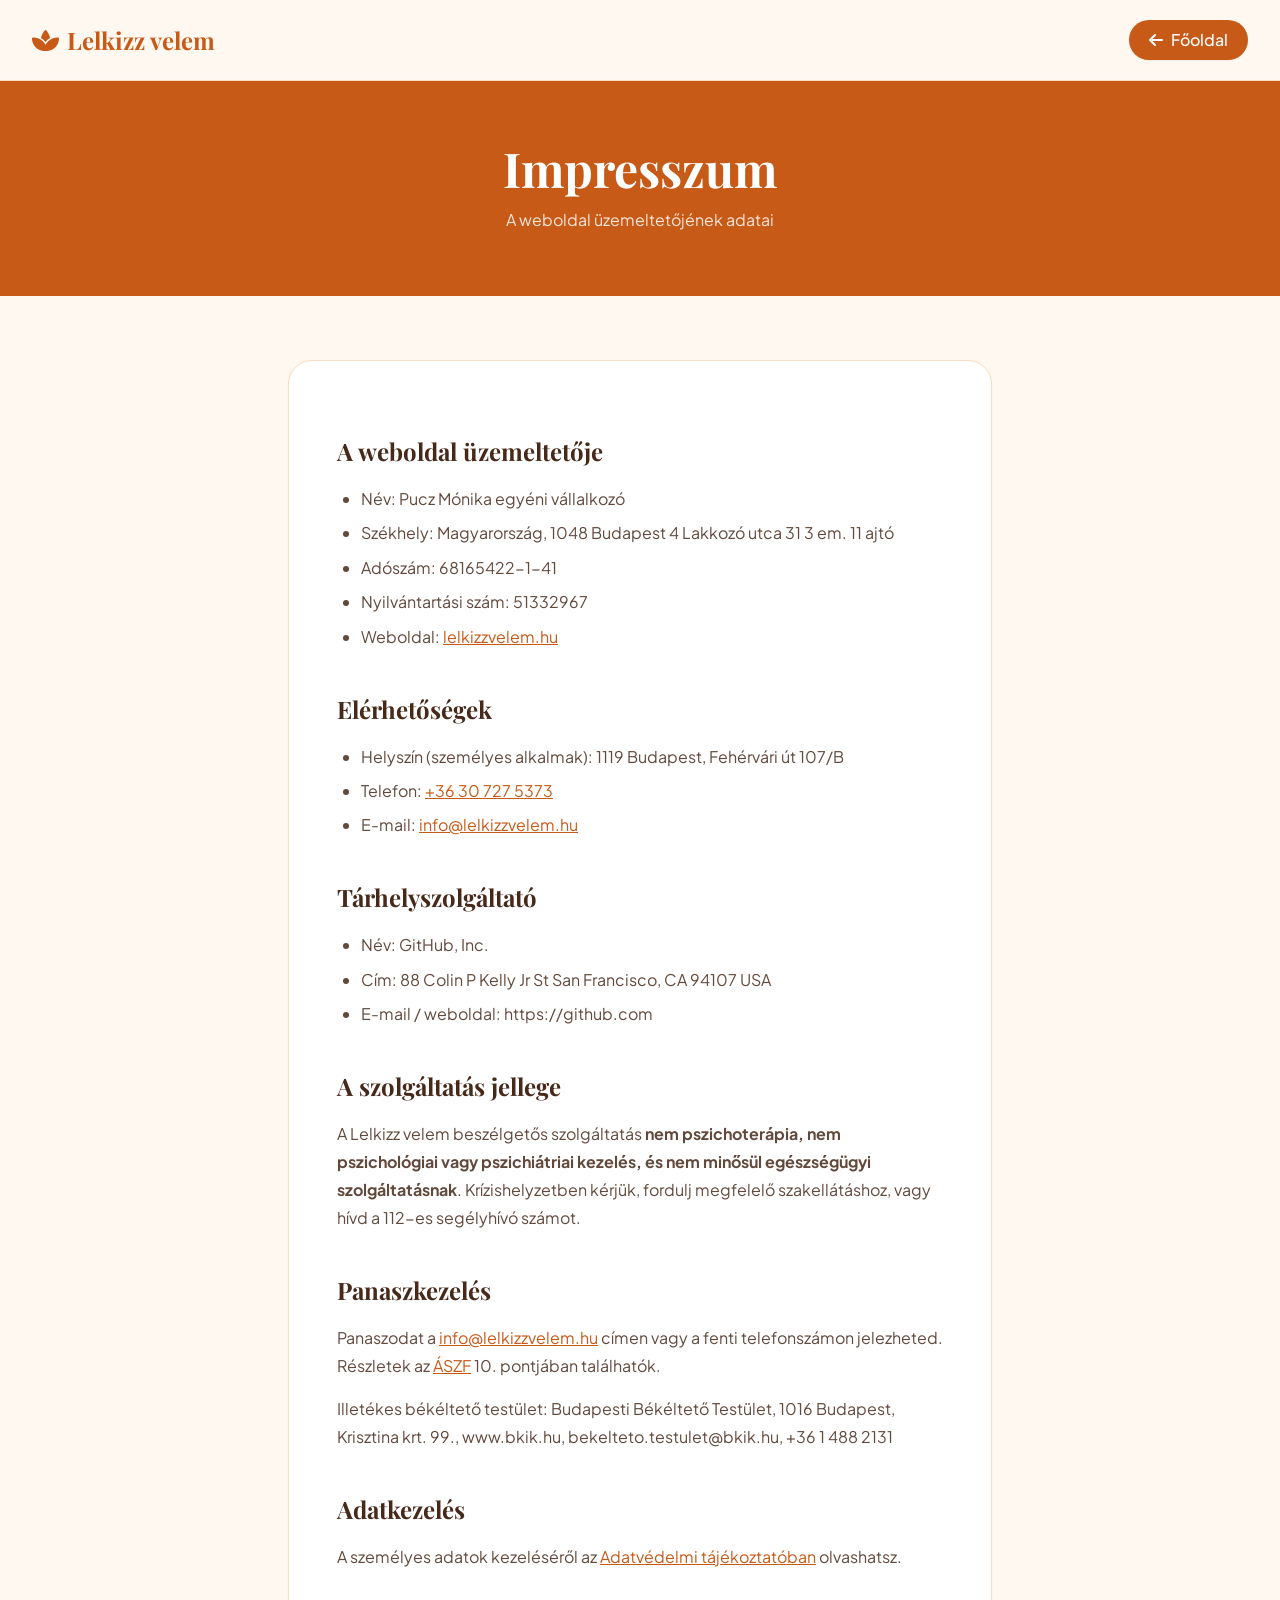
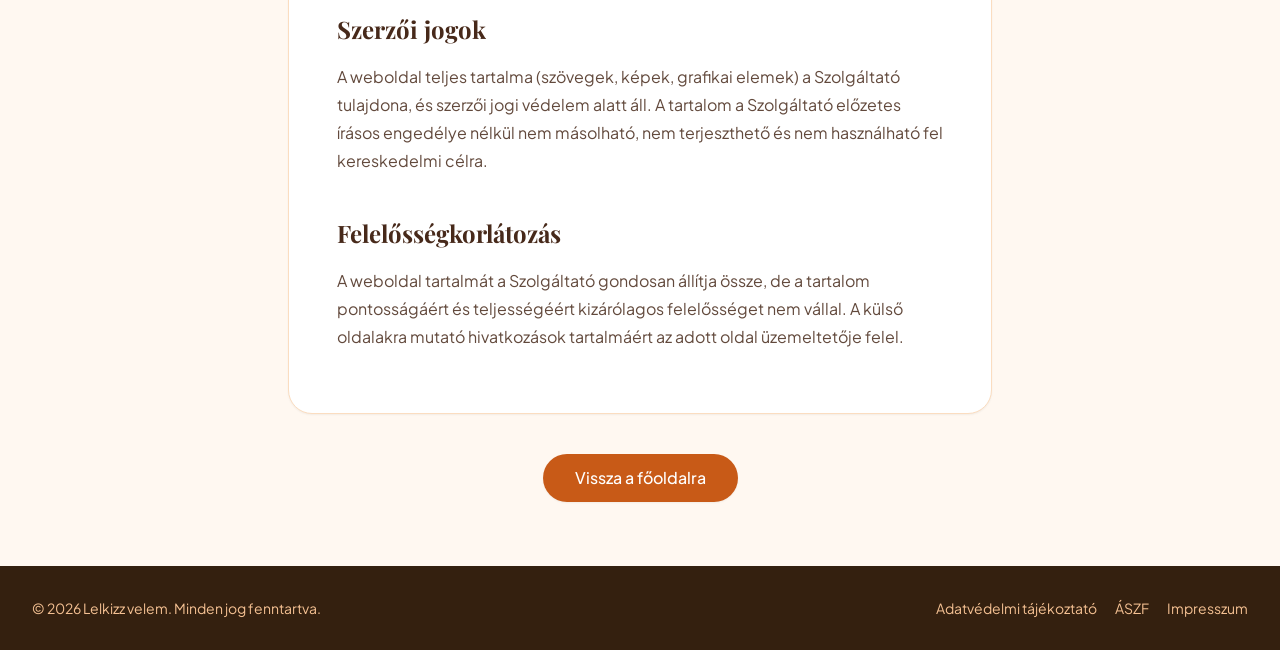
<file: impresszum/index.html>
<!DOCTYPE html>
<html lang="hu" class="scroll-smooth">
<head>
    <meta charset="UTF-8">
    <meta name="viewport" content="width=device-width, initial-scale=1.0">
    <title>Impresszum – Lelkizz velem</title>
    <meta name="description" content="A Lelkizz velem weboldal impresszuma: a szolgáltató adatai, elérhetőségei és tárhelyszolgáltatója.">
    <meta name="robots" content="index, follow">
    <link rel="canonical" href="https://lelkizzvelem.hu/impresszum/">
    <meta name="theme-color" content="#C85A17">
    <link rel="icon" href="data:image/svg+xml,%3Csvg xmlns=%27http://www.w3.org/2000/svg%27 viewBox=%270 0 100 100%27%3E%3Ctext y=%27.9em%27 font-size=%2790%27%3E%F0%9F%AA%B7%3C/text%3E%3C/svg%3E">
    <meta property="og:type" content="website">
    <meta property="og:locale" content="hu_HU">
    <meta property="og:title" content="Impresszum – Lelkizz velem">
    <meta property="og:description" content="A Lelkizz velem weboldal impresszuma: a szolgáltató adatai, elérhetőségei és tárhelyszolgáltatója.">
    <meta property="og:url" content="https://lelkizzvelem.hu/impresszum/">

    <link rel="preconnect" href="https://fonts.googleapis.com">
    <link rel="preconnect" href="https://fonts.gstatic.com" crossorigin>
    <link rel="stylesheet" href="https://fonts.googleapis.com/css2?family=Playfair+Display:ital,wght@0,400;0,600;1,400&family=Plus+Jakarta+Sans:wght@300;400;500;600&display=swap" media="print" onload="this.media='all'">
    <noscript><link rel="stylesheet" href="https://fonts.googleapis.com/css2?family=Playfair+Display:ital,wght@0,400;0,600;1,400&family=Plus+Jakarta+Sans:wght@300;400;500;600&display=swap"></noscript>
    <link rel="stylesheet" href="../styles.css">
    <link rel="stylesheet" href="https://cdnjs.cloudflare.com/ajax/libs/font-awesome/6.4.0/css/all.min.css" media="print" onload="this.media='all'">
    <noscript><link rel="stylesheet" href="https://cdnjs.cloudflare.com/ajax/libs/font-awesome/6.4.0/css/all.min.css"></noscript>
    <style>
        .glass-nav { background: rgba(255, 248, 241, 0.92); backdrop-filter: blur(10px); -webkit-backdrop-filter: blur(10px); }
        .todo { background:#FBDDC0; padding:0 .25rem; border-radius:.25rem; }
        .legal h2 { font-family:'Playfair Display',serif; font-weight:700; font-size:1.5rem; color:#47291A; margin:2.5rem 0 1rem; }
        .legal p, .legal li { line-height:1.75; color:rgba(71,41,26,.85); }
        .legal p { margin-bottom:.9rem; }
        .legal ul { list-style:disc; padding-left:1.5rem; margin-bottom:.9rem; }
        .legal li { margin-bottom:.4rem; }
        .legal a { color:#C85A17; text-decoration:underline; }
    </style>
</head>
<body class="bg-beige-50 text-earth-800 font-sans antialiased selection:bg-earth-500 selection:text-white">

    <header class="fixed w-full top-0 z-50 glass-nav border-b border-beige-200">
        <div class="max-w-7xl mx-auto px-4 sm:px-6 lg:px-8">
            <div class="flex justify-between items-center h-20">
                <a href="../" class="font-serif text-2xl font-bold text-earth-500 flex items-center gap-2">
                    <i class="fa-solid fa-spa"></i> Lelkizz velem
                </a>
                <a href="../" class="bg-earth-500 hover:bg-earth-800 text-white px-5 py-2 rounded-full font-medium transition-colors shadow-sm">
                    <i class="fa-solid fa-arrow-left mr-2"></i>Főoldal
                </a>
            </div>
        </div>
    </header>

    <main class="pt-20">
        <section class="bg-earth-500 py-16">
            <div class="max-w-3xl mx-auto px-4 sm:px-6 lg:px-8 text-center">
                <h1 class="text-4xl md:text-5xl font-serif font-bold text-white mb-4">Impresszum</h1>
                <p class="text-white/85">A weboldal üzemeltetőjének adatai</p>
            </div>
        </section>

        <section class="py-16">
            <div class="max-w-3xl mx-auto px-4 sm:px-6 lg:px-8">
                <div class="bg-white rounded-3xl shadow-sm border border-beige-200 p-8 md:p-12 legal">


                    <h2 style="margin-top:1.5rem">A weboldal üzemeltetője</h2>
                    <ul>
                        <li>Név: Pucz Mónika egyéni vállalkozó</li>
                        <li>Székhely: Magyarország, 1048 Budapest 4 Lakkozó utca 31 3 em. 11 ajtó</li>
                        <li>Adószám: 68165422-1-41</li>
                        <li>Nyilvántartási szám: 51332967</li>
                        <li>Weboldal: <a href="https://lelkizzvelem.hu/">lelkizzvelem.hu</a></li>
                    </ul>

                    <h2>Elérhetőségek</h2>
                    <ul>
                        <li>Helyszín (személyes alkalmak): 1119 Budapest, Fehérvári út 107/B</li>
                        <li>Telefon: <a href="tel:+36307275373">+36 30 727 5373</a></li>
                        <li>E-mail: <a href="mailto:info@lelkizzvelem.hu">info@lelkizzvelem.hu</a></li>
                    </ul>

                    <h2>Tárhelyszolgáltató</h2>
                    <ul>
                        <li>Név: GitHub, Inc.</li>
                        <li>Cím: 88 Colin P Kelly Jr St
                                                    San Francisco, CA 94107
                                                    USA</li>
                        <li>E-mail / weboldal: https://github.com</li>
                    </ul>

                    <h2>A szolgáltatás jellege</h2>
                    <p>A Lelkizz velem beszélgetős szolgáltatás <strong>nem pszichoterápia, nem pszichológiai vagy pszichiátriai kezelés, és nem minősül egészségügyi szolgáltatásnak</strong>. Krízishelyzetben kérjük, fordulj megfelelő szakellátáshoz, vagy hívd a 112-es segélyhívó számot.</p>

                    <h2>Panaszkezelés</h2>
                    <p>Panaszodat a <a href="mailto:info@lelkizzvelem.hu">info@lelkizzvelem.hu</a> címen vagy a fenti telefonszámon jelezheted. Részletek az <a href="../aszf/">ÁSZF</a> 10. pontjában találhatók.</p>
                    <p>Illetékes békéltető testület: Budapesti Békéltető Testület, 1016 Budapest, Krisztina krt. 99., www.bkik.hu, bekelteto.testulet@bkik.hu, +36 1 488 2131</span></p>

                    <h2>Adatkezelés</h2>
                    <p>A személyes adatok kezeléséről az <a href="../adatvedelem/">Adatvédelmi tájékoztatóban</a> olvashatsz.</p>

                    <h2>Szerzői jogok</h2>
                    <p>A weboldal teljes tartalma (szövegek, képek, grafikai elemek) a Szolgáltató tulajdona, és szerzői jogi védelem alatt áll. A tartalom a Szolgáltató előzetes írásos engedélye nélkül nem másolható, nem terjeszthető és nem használható fel kereskedelmi célra.</p>

                    <h2>Felelősségkorlátozás</h2>
                    <p>A weboldal tartalmát a Szolgáltató gondosan állítja össze, de a tartalom pontosságáért és teljességéért kizárólagos felelősséget nem vállal. A külső oldalakra mutató hivatkozások tartalmáért az adott oldal üzemeltetője felel.</p>
                </div>

                <div class="text-center mt-10">
                    <a href="../" class="inline-block bg-earth-500 hover:bg-earth-800 text-white px-8 py-3 rounded-full font-medium transition-colors shadow-sm">Vissza a főoldalra</a>
                </div>
            </div>
        </section>
    </main>

    <footer class="bg-earth-900 text-beige-100 py-8">
        <div class="max-w-7xl mx-auto px-4 sm:px-6 lg:px-8 flex flex-col md:flex-row justify-between items-center text-sm text-beige-300">
            <p>&copy; 2026 Lelkizz velem. Minden jog fenntartva.</p>
            <div class="mt-4 md:mt-0 space-x-4">
                <a href="../adatvedelem/" class="hover:text-white transition-colors">Adatvédelmi tájékoztató</a>
                <a href="../aszf/" class="hover:text-white transition-colors">ÁSZF</a>
                <a href="../impresszum/" class="hover:text-white transition-colors">Impresszum</a>
            </div>
        </div>
    </footer>
</body>
</html>
</file>
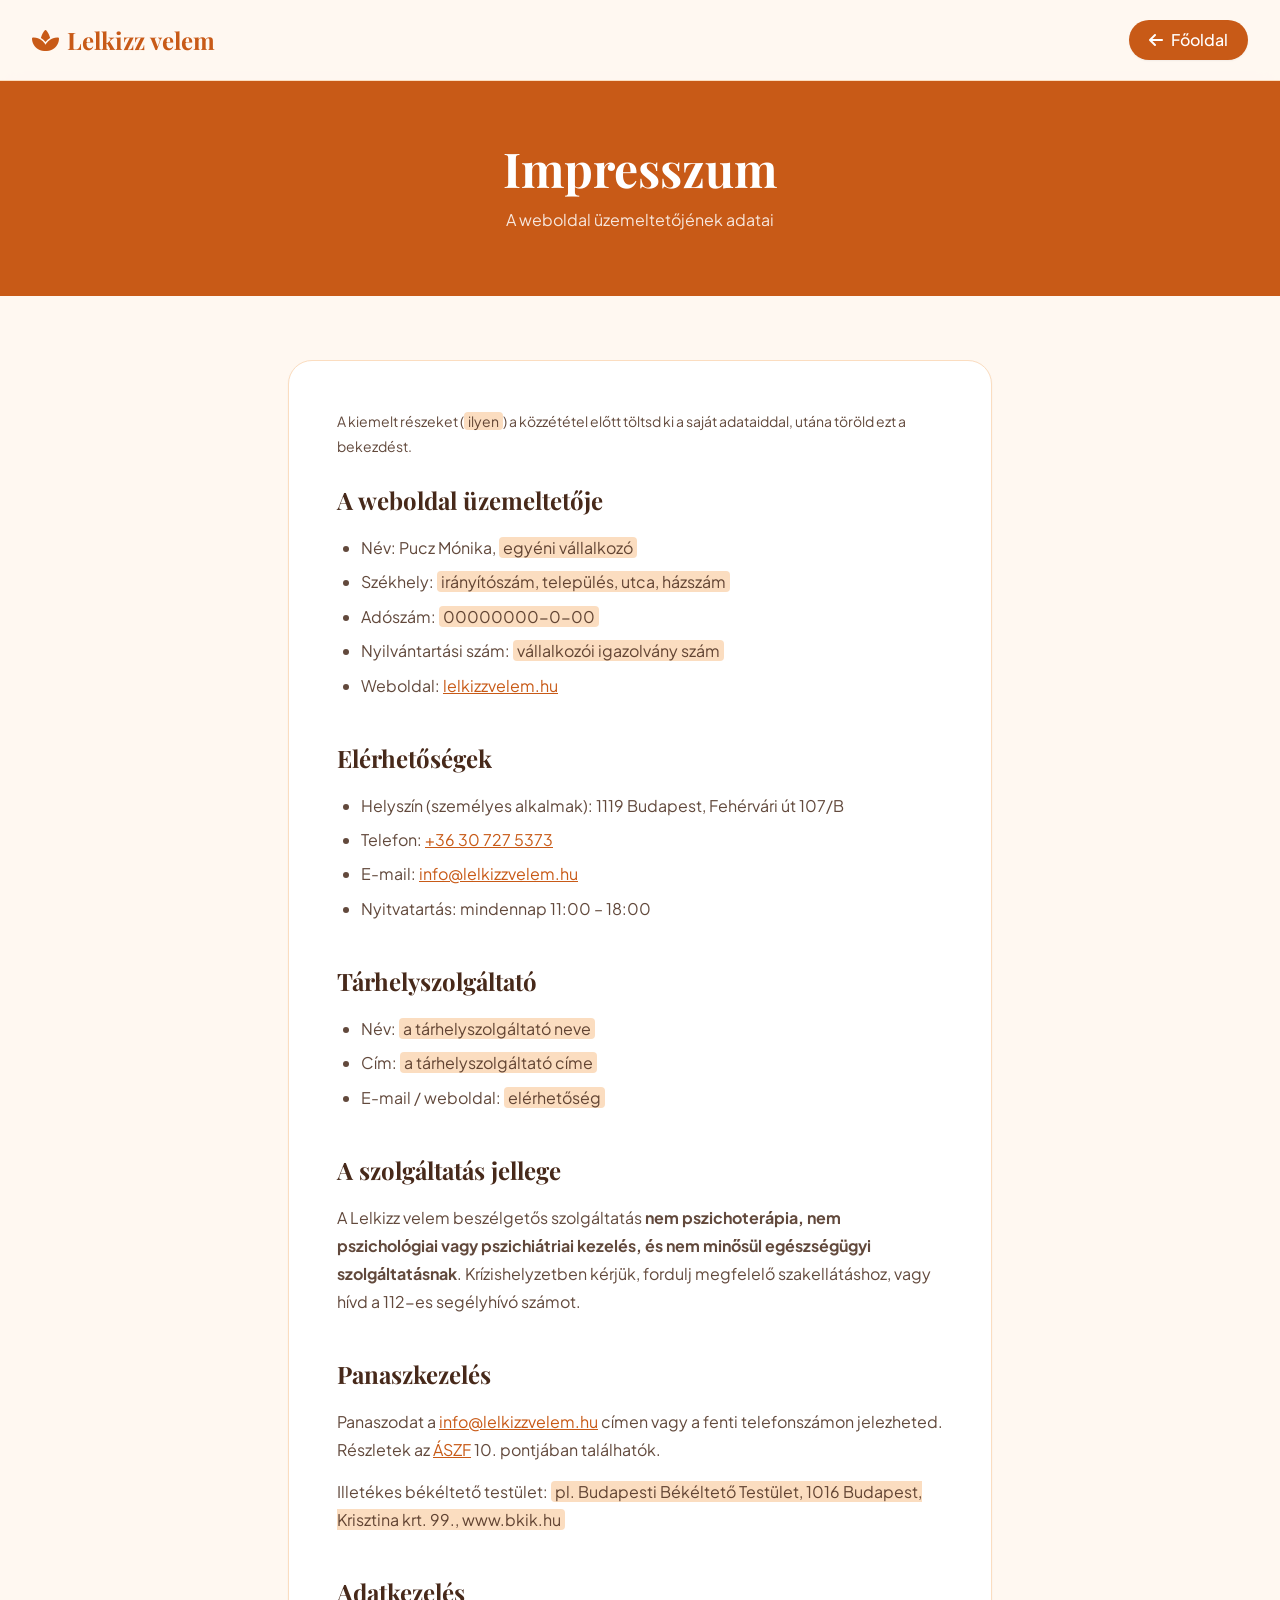
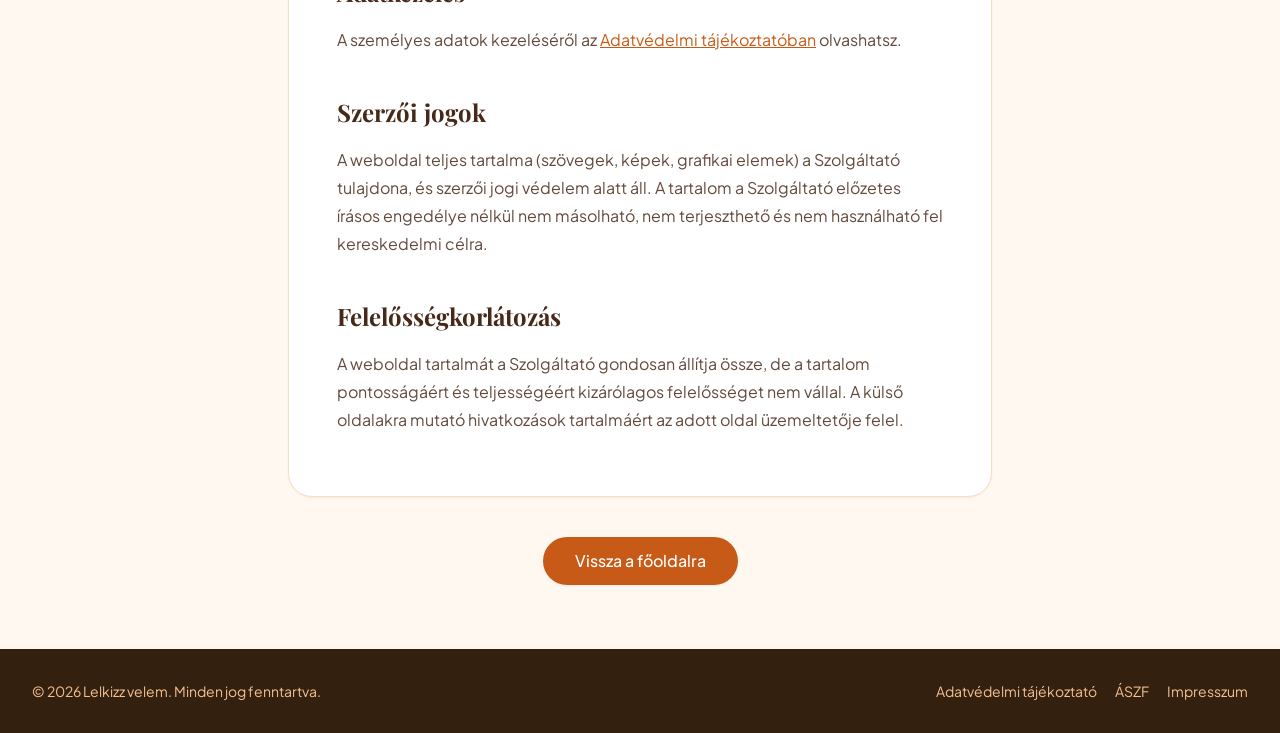
<file: impresszum/impresszum.html>
<!DOCTYPE html>
<html lang="hu" class="scroll-smooth">
<head>
    <meta charset="UTF-8">
    <meta name="viewport" content="width=device-width, initial-scale=1.0">
    <title>Impresszum – Lelkizz velem</title>
    <meta name="description" content="A Lelkizz velem weboldal impresszuma: a szolgáltató adatai, elérhetőségei és tárhelyszolgáltatója.">
    <meta name="robots" content="index, follow">
    <link rel="canonical" href="https://lelkizzvelem.hu/impresszum/">
    <meta name="theme-color" content="#C85A17">
    <link rel="icon" href="data:image/svg+xml,%3Csvg xmlns=%27http://www.w3.org/2000/svg%27 viewBox=%270 0 100 100%27%3E%3Ctext y=%27.9em%27 font-size=%2790%27%3E%F0%9F%AA%B7%3C/text%3E%3C/svg%3E">
    <meta property="og:type" content="website">
    <meta property="og:locale" content="hu_HU">
    <meta property="og:title" content="Impresszum – Lelkizz velem">
    <meta property="og:description" content="A Lelkizz velem weboldal impresszuma: a szolgáltató adatai, elérhetőségei és tárhelyszolgáltatója.">
    <meta property="og:url" content="https://lelkizzvelem.hu/impresszum/">

    <link rel="preconnect" href="https://fonts.googleapis.com">
    <link rel="preconnect" href="https://fonts.gstatic.com" crossorigin>
    <link rel="stylesheet" href="https://fonts.googleapis.com/css2?family=Playfair+Display:ital,wght@0,400;0,600;1,400&family=Plus+Jakarta+Sans:wght@300;400;500;600&display=swap" media="print" onload="this.media='all'">
    <noscript><link rel="stylesheet" href="https://fonts.googleapis.com/css2?family=Playfair+Display:ital,wght@0,400;0,600;1,400&family=Plus+Jakarta+Sans:wght@300;400;500;600&display=swap"></noscript>
    <link rel="stylesheet" href="../styles.css">
    <link rel="stylesheet" href="https://cdnjs.cloudflare.com/ajax/libs/font-awesome/6.4.0/css/all.min.css" media="print" onload="this.media='all'">
    <noscript><link rel="stylesheet" href="https://cdnjs.cloudflare.com/ajax/libs/font-awesome/6.4.0/css/all.min.css"></noscript>
    <style>
        .glass-nav { background: rgba(255, 248, 241, 0.92); backdrop-filter: blur(10px); -webkit-backdrop-filter: blur(10px); }
        .todo { background:#FBDDC0; padding:0 .25rem; border-radius:.25rem; }
        .legal h2 { font-family:'Playfair Display',serif; font-weight:700; font-size:1.5rem; color:#47291A; margin:2.5rem 0 1rem; }
        .legal p, .legal li { line-height:1.75; color:rgba(71,41,26,.85); }
        .legal p { margin-bottom:.9rem; }
        .legal ul { list-style:disc; padding-left:1.5rem; margin-bottom:.9rem; }
        .legal li { margin-bottom:.4rem; }
        .legal a { color:#C85A17; text-decoration:underline; }
    </style>
</head>
<body class="bg-beige-50 text-earth-800 font-sans antialiased selection:bg-earth-500 selection:text-white">

    <header class="fixed w-full top-0 z-50 glass-nav border-b border-beige-200">
        <div class="max-w-7xl mx-auto px-4 sm:px-6 lg:px-8">
            <div class="flex justify-between items-center h-20">
                <a href="../" class="font-serif text-2xl font-bold text-earth-500 flex items-center gap-2">
                    <i class="fa-solid fa-spa"></i> Lelkizz velem
                </a>
                <a href="../" class="bg-earth-500 hover:bg-earth-800 text-white px-5 py-2 rounded-full font-medium transition-colors shadow-sm">
                    <i class="fa-solid fa-arrow-left mr-2"></i>Főoldal
                </a>
            </div>
        </div>
    </header>

    <main class="pt-20">
        <section class="bg-earth-500 py-16">
            <div class="max-w-3xl mx-auto px-4 sm:px-6 lg:px-8 text-center">
                <h1 class="text-4xl md:text-5xl font-serif font-bold text-white mb-4">Impresszum</h1>
                <p class="text-white/85">A weboldal üzemeltetőjének adatai</p>
            </div>
        </section>

        <section class="py-16">
            <div class="max-w-3xl mx-auto px-4 sm:px-6 lg:px-8">
                <div class="bg-white rounded-3xl shadow-sm border border-beige-200 p-8 md:p-12 legal">

                    <p class="text-sm">A kiemelt részeket (<span class="todo">ilyen</span>) a közzététel előtt töltsd ki a saját adataiddal, utána töröld ezt a bekezdést.</p>

                    <h2 style="margin-top:1.5rem">A weboldal üzemeltetője</h2>
                    <ul>
                        <li>Név: Pucz Mónika, <span class="todo">egyéni vállalkozó</span></li>
                        <li>Székhely: <span class="todo">irányítószám, település, utca, házszám</span></li>
                        <li>Adószám: <span class="todo">00000000-0-00</span></li>
                        <li>Nyilvántartási szám: <span class="todo">vállalkozói igazolvány szám</span></li>
                        <li>Weboldal: <a href="https://lelkizzvelem.hu/">lelkizzvelem.hu</a></li>
                    </ul>

                    <h2>Elérhetőségek</h2>
                    <ul>
                        <li>Helyszín (személyes alkalmak): 1119 Budapest, Fehérvári út 107/B</li>
                        <li>Telefon: <a href="tel:+36307275373">+36 30 727 5373</a></li>
                        <li>E-mail: <a href="mailto:info@lelkizzvelem.hu">info@lelkizzvelem.hu</a></li>
                        <li>Nyitvatartás: mindennap 11:00 – 18:00</li>
                    </ul>

                    <h2>Tárhelyszolgáltató</h2>
                    <ul>
                        <li>Név: <span class="todo">a tárhelyszolgáltató neve</span></li>
                        <li>Cím: <span class="todo">a tárhelyszolgáltató címe</span></li>
                        <li>E-mail / weboldal: <span class="todo">elérhetőség</span></li>
                    </ul>

                    <h2>A szolgáltatás jellege</h2>
                    <p>A Lelkizz velem beszélgetős szolgáltatás <strong>nem pszichoterápia, nem pszichológiai vagy pszichiátriai kezelés, és nem minősül egészségügyi szolgáltatásnak</strong>. Krízishelyzetben kérjük, fordulj megfelelő szakellátáshoz, vagy hívd a 112-es segélyhívó számot.</p>

                    <h2>Panaszkezelés</h2>
                    <p>Panaszodat a <a href="mailto:info@lelkizzvelem.hu">info@lelkizzvelem.hu</a> címen vagy a fenti telefonszámon jelezheted. Részletek az <a href="../aszf/">ÁSZF</a> 10. pontjában találhatók.</p>
                    <p>Illetékes békéltető testület: <span class="todo">pl. Budapesti Békéltető Testület, 1016 Budapest, Krisztina krt. 99., www.bkik.hu</span></p>

                    <h2>Adatkezelés</h2>
                    <p>A személyes adatok kezeléséről az <a href="../adatvedelem/">Adatvédelmi tájékoztatóban</a> olvashatsz.</p>

                    <h2>Szerzői jogok</h2>
                    <p>A weboldal teljes tartalma (szövegek, képek, grafikai elemek) a Szolgáltató tulajdona, és szerzői jogi védelem alatt áll. A tartalom a Szolgáltató előzetes írásos engedélye nélkül nem másolható, nem terjeszthető és nem használható fel kereskedelmi célra.</p>

                    <h2>Felelősségkorlátozás</h2>
                    <p>A weboldal tartalmát a Szolgáltató gondosan állítja össze, de a tartalom pontosságáért és teljességéért kizárólagos felelősséget nem vállal. A külső oldalakra mutató hivatkozások tartalmáért az adott oldal üzemeltetője felel.</p>
                </div>

                <div class="text-center mt-10">
                    <a href="../" class="inline-block bg-earth-500 hover:bg-earth-800 text-white px-8 py-3 rounded-full font-medium transition-colors shadow-sm">Vissza a főoldalra</a>
                </div>
            </div>
        </section>
    </main>

    <footer class="bg-earth-900 text-beige-100 py-8">
        <div class="max-w-7xl mx-auto px-4 sm:px-6 lg:px-8 flex flex-col md:flex-row justify-between items-center text-sm text-beige-300">
            <p>&copy; 2026 Lelkizz velem. Minden jog fenntartva.</p>
            <div class="mt-4 md:mt-0 space-x-4">
                <a href="../adatvedelem/" class="hover:text-white transition-colors">Adatvédelmi tájékoztató</a>
                <a href="../aszf/" class="hover:text-white transition-colors">ÁSZF</a>
                <a href="../impresszum/" class="hover:text-white transition-colors">Impresszum</a>
            </div>
        </div>
    </footer>
</body>
</html>
</file>
<file: styles.css>
*,
:after,
:before {
  --tw-border-spacing-x: 0;
  --tw-border-spacing-y: 0;
  --tw-translate-x: 0;
  --tw-translate-y: 0;
  --tw-rotate: 0;
  --tw-skew-x: 0;
  --tw-skew-y: 0;
  --tw-scale-x: 1;
  --tw-scale-y: 1;
  --tw-pan-x: ;
  --tw-pan-y: ;
  --tw-pinch-zoom: ;
  --tw-scroll-snap-strictness: proximity;
  --tw-gradient-from-position: ;
  --tw-gradient-via-position: ;
  --tw-gradient-to-position: ;
  --tw-ordinal: ;
  --tw-slashed-zero: ;
  --tw-numeric-figure: ;
  --tw-numeric-spacing: ;
  --tw-numeric-fraction: ;
  --tw-ring-inset: ;
  --tw-ring-offset-width: 0px;
  --tw-ring-offset-color: #fff;
  --tw-ring-color: rgba(59, 130, 246, 0.5);
  --tw-ring-offset-shadow: 0 0 #0000;
  --tw-ring-shadow: 0 0 #0000;
  --tw-shadow: 0 0 #0000;
  --tw-shadow-colored: 0 0 #0000;
  --tw-blur: ;
  --tw-brightness: ;
  --tw-contrast: ;
  --tw-grayscale: ;
  --tw-hue-rotate: ;
  --tw-invert: ;
  --tw-saturate: ;
  --tw-sepia: ;
  --tw-drop-shadow: ;
  --tw-backdrop-blur: ;
  --tw-backdrop-brightness: ;
  --tw-backdrop-contrast: ;
  --tw-backdrop-grayscale: ;
  --tw-backdrop-hue-rotate: ;
  --tw-backdrop-invert: ;
  --tw-backdrop-opacity: ;
  --tw-backdrop-saturate: ;
  --tw-backdrop-sepia: ;
  --tw-contain-size: ;
  --tw-contain-layout: ;
  --tw-contain-paint: ;
  --tw-contain-style: ;
}
::backdrop {
  --tw-border-spacing-x: 0;
  --tw-border-spacing-y: 0;
  --tw-translate-x: 0;
  --tw-translate-y: 0;
  --tw-rotate: 0;
  --tw-skew-x: 0;
  --tw-skew-y: 0;
  --tw-scale-x: 1;
  --tw-scale-y: 1;
  --tw-pan-x: ;
  --tw-pan-y: ;
  --tw-pinch-zoom: ;
  --tw-scroll-snap-strictness: proximity;
  --tw-gradient-from-position: ;
  --tw-gradient-via-position: ;
  --tw-gradient-to-position: ;
  --tw-ordinal: ;
  --tw-slashed-zero: ;
  --tw-numeric-figure: ;
  --tw-numeric-spacing: ;
  --tw-numeric-fraction: ;
  --tw-ring-inset: ;
  --tw-ring-offset-width: 0px;
  --tw-ring-offset-color: #fff;
  --tw-ring-color: rgba(59, 130, 246, 0.5);
  --tw-ring-offset-shadow: 0 0 #0000;
  --tw-ring-shadow: 0 0 #0000;
  --tw-shadow: 0 0 #0000;
  --tw-shadow-colored: 0 0 #0000;
  --tw-blur: ;
  --tw-brightness: ;
  --tw-contrast: ;
  --tw-grayscale: ;
  --tw-hue-rotate: ;
  --tw-invert: ;
  --tw-saturate: ;
  --tw-sepia: ;
  --tw-drop-shadow: ;
  --tw-backdrop-blur: ;
  --tw-backdrop-brightness: ;
  --tw-backdrop-contrast: ;
  --tw-backdrop-grayscale: ;
  --tw-backdrop-hue-rotate: ;
  --tw-backdrop-invert: ;
  --tw-backdrop-opacity: ;
  --tw-backdrop-saturate: ;
  --tw-backdrop-sepia: ;
  --tw-contain-size: ;
  --tw-contain-layout: ;
  --tw-contain-paint: ;
  --tw-contain-style: ;
} /*! tailwindcss v3.4.17 | MIT License | https://tailwindcss.com*/
*,
:after,
:before {
  box-sizing: border-box;
  border: 0 solid #e5e7eb;
}
:after,
:before {
  --tw-content: "";
}
:host,
html {
  line-height: 1.5;
  -webkit-text-size-adjust: 100%;
  -moz-tab-size: 4;
  -o-tab-size: 4;
  tab-size: 4;
  font-family: Plus Jakarta Sans, sans-serif;
  font-feature-settings: normal;
  font-variation-settings: normal;
  -webkit-tap-highlight-color: transparent;
}
body {
  margin: 0;
  line-height: inherit;
}
hr {
  height: 0;
  color: inherit;
  border-top-width: 1px;
}
abbr:where([title]) {
  -webkit-text-decoration: underline dotted;
  text-decoration: underline dotted;
}
h1,
h2,
h3,
h4,
h5,
h6 {
  font-size: inherit;
  font-weight: inherit;
}
a {
  color: inherit;
  text-decoration: inherit;
}
b,
strong {
  font-weight: bolder;
}
code,
kbd,
pre,
samp {
  font-family: ui-monospace, SFMono-Regular, Menlo, Monaco, Consolas,
    Liberation Mono, Courier New, monospace;
  font-feature-settings: normal;
  font-variation-settings: normal;
  font-size: 1em;
}
small {
  font-size: 80%;
}
sub,
sup {
  font-size: 75%;
  line-height: 0;
  position: relative;
  vertical-align: baseline;
}
sub {
  bottom: -0.25em;
}
sup {
  top: -0.5em;
}
table {
  text-indent: 0;
  border-color: inherit;
  border-collapse: collapse;
}
button,
input,
optgroup,
select,
textarea {
  font-family: inherit;
  font-feature-settings: inherit;
  font-variation-settings: inherit;
  font-size: 100%;
  font-weight: inherit;
  line-height: inherit;
  letter-spacing: inherit;
  color: inherit;
  margin: 0;
  padding: 0;
}
button,
select {
  text-transform: none;
}
button,
input:where([type="button"]),
input:where([type="reset"]),
input:where([type="submit"]) {
  -webkit-appearance: button;
  background-color: transparent;
  background-image: none;
}
:-moz-focusring {
  outline: auto;
}
:-moz-ui-invalid {
  box-shadow: none;
}
progress {
  vertical-align: baseline;
}
::-webkit-inner-spin-button,
::-webkit-outer-spin-button {
  height: auto;
}
[type="search"] {
  -webkit-appearance: textfield;
  outline-offset: -2px;
}
::-webkit-search-decoration {
  -webkit-appearance: none;
}
::-webkit-file-upload-button {
  -webkit-appearance: button;
  font: inherit;
}
summary {
  display: list-item;
}
blockquote,
dd,
dl,
figure,
h1,
h2,
h3,
h4,
h5,
h6,
hr,
p,
pre {
  margin: 0;
}
fieldset {
  margin: 0;
}
fieldset,
legend {
  padding: 0;
}
menu,
ol,
ul {
  list-style: none;
  margin: 0;
  padding: 0;
}
dialog {
  padding: 0;
}
textarea {
  resize: vertical;
}
input::-moz-placeholder,
textarea::-moz-placeholder {
  opacity: 1;
  color: #9ca3af;
}
input::placeholder,
textarea::placeholder {
  opacity: 1;
  color: #9ca3af;
}
[role="button"],
button {
  cursor: pointer;
}
:disabled {
  cursor: default;
}
audio,
canvas,
embed,
iframe,
img,
object,
svg,
video {
  display: block;
  vertical-align: middle;
}
img,
video {
  max-width: 100%;
  height: auto;
}
[hidden]:where(:not([hidden="until-found"])) {
  display: none;
}
.fixed {
  position: fixed;
}
.absolute {
  position: absolute;
}
.relative {
  position: relative;
}
.inset-0 {
  inset: 0;
}
.inset-x-0 {
  left: 0;
  right: 0;
}
.right-4 {
  right: 1rem;
}
.top-0 {
  top: 0;
}
.top-4 {
  top: 1rem;
}
.z-0 {
  z-index: 0;
}
.z-10 {
  z-index: 10;
}
.z-50 {
  z-index: 50;
}
.mx-auto {
  margin-left: auto;
  margin-right: auto;
}
.mb-12 {
  margin-bottom: 3rem;
}
.mb-16 {
  margin-bottom: 4rem;
}
.mb-2 {
  margin-bottom: 0.5rem;
}
.mb-3 {
  margin-bottom: 0.75rem;
}
.mb-4 {
  margin-bottom: 1rem;
}
.mb-6 {
  margin-bottom: 1.5rem;
}
.mb-8 {
  margin-bottom: 2rem;
}
.ml-2 {
  margin-left: 0.5rem;
}
.mr-2 {
  margin-right: 0.5rem;
}
.mr-3 {
  margin-right: 0.75rem;
}
.mr-4 {
  margin-right: 1rem;
}
.mt-1 {
  margin-top: 0.25rem;
}
.mt-10 {
  margin-top: 2.5rem;
}
.mt-12 {
  margin-top: 3rem;
}
.mt-2 {
  margin-top: 0.5rem;
}
.mt-4 {
  margin-top: 1rem;
}
.mt-5 {
  margin-top: 1.25rem;
}
.mt-6 {
  margin-top: 1.5rem;
}
.mt-8 {
  margin-top: 2rem;
}
.block {
  display: block;
}
.inline-block {
  display: inline-block;
}
.flex {
  display: flex;
}
.grid {
  display: grid;
}
.hidden {
  display: none;
}
.h-1 {
  height: 0.25rem;
}
.h-10 {
  height: 2.5rem;
}
.h-12 {
  height: 3rem;
}
.h-16 {
  height: 4rem;
}
.h-20 {
  height: 5rem;
}
.h-auto {
  height: auto;
}
.h-full {
  height: 100%;
}
.w-10 {
  width: 2.5rem;
}
.w-12 {
  width: 3rem;
}
.w-16 {
  width: 4rem;
}
.w-full {
  width: 100%;
}
.max-w-2xl {
  max-width: 42rem;
}
.max-w-3xl {
  max-width: 48rem;
}
.max-w-4xl {
  max-width: 56rem;
}
.max-w-5xl {
  max-width: 64rem;
}
.max-w-6xl {
  max-width: 72rem;
}
.max-w-7xl {
  max-width: 80rem;
}
.flex-1 {
  flex: 1 1 0%;
}
.flex-none {
  flex: none;
}
.flex-shrink-0 {
  flex-shrink: 0;
}
.translate-x-4 {
  --tw-translate-x: 1rem;
}
.translate-x-4,
.translate-y-4 {
  transform: translate(var(--tw-translate-x), var(--tw-translate-y))
    rotate(var(--tw-rotate)) skewX(var(--tw-skew-x)) skewY(var(--tw-skew-y))
    scaleX(var(--tw-scale-x)) scaleY(var(--tw-scale-y));
}
.translate-y-4 {
  --tw-translate-y: 1rem;
}
.transform {
  transform: translate(var(--tw-translate-x), var(--tw-translate-y))
    rotate(var(--tw-rotate)) skewX(var(--tw-skew-x)) skewY(var(--tw-skew-y))
    scaleX(var(--tw-scale-x)) scaleY(var(--tw-scale-y));
}
.snap-x {
  scroll-snap-type: x var(--tw-scroll-snap-strictness);
}
.snap-mandatory {
  --tw-scroll-snap-strictness: mandatory;
}
.snap-center {
  scroll-snap-align: center;
}
.grid-cols-1 {
  grid-template-columns: repeat(1, minmax(0, 1fr));
}
.grid-cols-2 {
  grid-template-columns: repeat(2, minmax(0, 1fr));
}
.flex-col {
  flex-direction: column;
}
.items-start {
  align-items: flex-start;
}
.items-center {
  align-items: center;
}
.items-baseline {
  align-items: baseline;
}
.items-stretch {
  align-items: stretch;
}
.justify-end {
  justify-content: flex-end;
}
.justify-center {
  justify-content: center;
}
.justify-between {
  justify-content: space-between;
}
.gap-1 {
  gap: 0.25rem;
}
.gap-10 {
  gap: 2.5rem;
}
.gap-12 {
  gap: 3rem;
}
.gap-2 {
  gap: 0.5rem;
}
.gap-3 {
  gap: 0.75rem;
}
.gap-4 {
  gap: 1rem;
}
.gap-6 {
  gap: 1.5rem;
}
.gap-8 {
  gap: 2rem;
}
.space-x-3 > :not([hidden]) ~ :not([hidden]) {
  --tw-space-x-reverse: 0;
  margin-right: calc(0.75rem * var(--tw-space-x-reverse));
  margin-left: calc(0.75rem * (1 - var(--tw-space-x-reverse)));
}
.space-x-4 > :not([hidden]) ~ :not([hidden]) {
  --tw-space-x-reverse: 0;
  margin-right: calc(1rem * var(--tw-space-x-reverse));
  margin-left: calc(1rem * (1 - var(--tw-space-x-reverse)));
}
.space-x-6 > :not([hidden]) ~ :not([hidden]) {
  --tw-space-x-reverse: 0;
  margin-right: calc(1.5rem * var(--tw-space-x-reverse));
  margin-left: calc(1.5rem * (1 - var(--tw-space-x-reverse)));
}
.space-x-8 > :not([hidden]) ~ :not([hidden]) {
  --tw-space-x-reverse: 0;
  margin-right: calc(2rem * var(--tw-space-x-reverse));
  margin-left: calc(2rem * (1 - var(--tw-space-x-reverse)));
}
.space-y-1 > :not([hidden]) ~ :not([hidden]) {
  --tw-space-y-reverse: 0;
  margin-top: calc(0.25rem * (1 - var(--tw-space-y-reverse)));
  margin-bottom: calc(0.25rem * (1 - var(--tw-space-y-reverse)));
}
.space-y-3 > :not([hidden]) ~ :not([hidden]) {
  --tw-space-y-reverse: 0;
  margin-top: calc(0.75rem * (1 - var(--tw-space-y-reverse)));
  margin-bottom: calc(0.75rem * (1 - var(--tw-space-y-reverse)));
}
.space-y-4 > :not([hidden]) ~ :not([hidden]) {
  --tw-space-y-reverse: 0;
  margin-top: calc(1rem * (1 - var(--tw-space-y-reverse)));
  margin-bottom: calc(1rem * (1 - var(--tw-space-y-reverse)));
}
.space-y-6 > :not([hidden]) ~ :not([hidden]) {
  --tw-space-y-reverse: 0;
  margin-top: calc(1.5rem * (1 - var(--tw-space-y-reverse)));
  margin-bottom: calc(1.5rem * (1 - var(--tw-space-y-reverse)));
}
.overflow-hidden {
  overflow: hidden;
}
.overflow-x-auto {
  overflow-x: auto;
}
.scroll-smooth {
  scroll-behavior: smooth;
}
.rounded-2xl {
  border-radius: 1rem;
}
.rounded-3xl {
  border-radius: 1.5rem;
}
.rounded-full {
  border-radius: 9999px;
}
.rounded-md {
  border-radius: 0.375rem;
}
.rounded-xl {
  border-radius: 0.75rem;
}
.border {
  border-width: 1px;
}
.border-2 {
  border-width: 2px;
}
.border-b {
  border-bottom-width: 1px;
}
.border-t {
  border-top-width: 1px;
}
.border-beige-200 {
  --tw-border-opacity: 1;
  border-color: rgb(251 221 192 / var(--tw-border-opacity, 1));
}
.border-earth-700 {
  --tw-border-opacity: 1;
  border-color: rgb(90 51 32 / var(--tw-border-opacity, 1));
}
.border-white\/20 {
  border-color: hsla(0, 0%, 100%, 0.2);
}
.border-white\/40 {
  border-color: hsla(0, 0%, 100%, 0.4);
}
.bg-beige-100 {
  --tw-bg-opacity: 1;
  background-color: rgb(255 239 224 / var(--tw-bg-opacity, 1));
}
.bg-beige-200 {
  --tw-bg-opacity: 1;
  background-color: rgb(251 221 192 / var(--tw-bg-opacity, 1));
}
.bg-beige-50 {
  --tw-bg-opacity: 1;
  background-color: rgb(255 248 241 / var(--tw-bg-opacity, 1));
}
.bg-earth-500 {
  --tw-bg-opacity: 1;
  background-color: rgb(200 90 23 / var(--tw-bg-opacity, 1));
}
.bg-earth-800\/30 {
  background-color: rgba(71, 41, 26, 0.3);
}
.bg-earth-800\/40 {
  background-color: rgba(71, 41, 26, 0.4);
}
.bg-earth-900 {
  --tw-bg-opacity: 1;
  background-color: rgb(52 32 15 / var(--tw-bg-opacity, 1));
}
.bg-white {
  --tw-bg-opacity: 1;
  background-color: rgb(255 255 255 / var(--tw-bg-opacity, 1));
}
.bg-gradient-to-r {
  background-image: linear-gradient(to right, var(--tw-gradient-stops));
}
.from-earth-500\/95 {
  --tw-gradient-from: rgba(200, 90, 23, 0.95) var(--tw-gradient-from-position);
  --tw-gradient-to: rgba(200, 90, 23, 0) var(--tw-gradient-to-position);
  --tw-gradient-stops: var(--tw-gradient-from), var(--tw-gradient-to);
}
.via-earth-500\/75 {
  --tw-gradient-to: rgba(200, 90, 23, 0) var(--tw-gradient-to-position);
  --tw-gradient-stops: var(--tw-gradient-from),
    rgba(200, 90, 23, 0.75) var(--tw-gradient-via-position),
    var(--tw-gradient-to);
}
.to-earth-500\/20 {
  --tw-gradient-to: rgba(200, 90, 23, 0.2) var(--tw-gradient-to-position);
}
.object-cover {
  -o-object-fit: cover;
  object-fit: cover;
}
.object-center {
  -o-object-position: center;
  object-position: center;
}
.p-10 {
  padding: 2.5rem;
}
.p-3 {
  padding: 0.75rem;
}
.p-8 {
  padding: 2rem;
}
.px-2 {
  padding-left: 0.5rem;
  padding-right: 0.5rem;
}
.px-3 {
  padding-left: 0.75rem;
  padding-right: 0.75rem;
}
.px-4 {
  padding-left: 1rem;
  padding-right: 1rem;
}
.px-5 {
  padding-left: 1.25rem;
  padding-right: 1.25rem;
}
.px-8 {
  padding-left: 2rem;
  padding-right: 2rem;
}
.py-1 {
  padding-top: 0.25rem;
  padding-bottom: 0.25rem;
}
.py-12 {
  padding-top: 3rem;
  padding-bottom: 3rem;
}
.py-16 {
  padding-top: 4rem;
  padding-bottom: 4rem;
}
.py-2 {
  padding-top: 0.5rem;
  padding-bottom: 0.5rem;
}
.py-20 {
  padding-top: 5rem;
  padding-bottom: 5rem;
}
.py-3 {
  padding-top: 0.75rem;
  padding-bottom: 0.75rem;
}
.py-3\.5 {
  padding-top: 0.875rem;
  padding-bottom: 0.875rem;
}
.py-4 {
  padding-top: 1rem;
  padding-bottom: 1rem;
}
.py-8 {
  padding-top: 2rem;
  padding-bottom: 2rem;
}
.pb-3 {
  padding-bottom: 0.75rem;
}
.pb-8 {
  padding-bottom: 2rem;
}
.pt-2 {
  padding-top: 0.5rem;
}
.pt-20 {
  padding-top: 5rem;
}
.pt-4 {
  padding-top: 1rem;
}
.pt-8 {
  padding-top: 2rem;
}
.text-left {
  text-align: left;
}
.text-center {
  text-align: center;
}
.font-sans {
  font-family: Plus Jakarta Sans, sans-serif;
}
.font-serif {
  font-family: Playfair Display, serif;
}
.text-xl {
  font-size: 1.25rem;
  line-height: 1.75rem;
}
.text-2xl {
  font-size: 1.5rem;
  line-height: 2rem;
}
.text-3xl {
  font-size: 1.875rem;
  line-height: 2.25rem;
}
.text-4xl {
  font-size: 2.25rem;
  line-height: 2.5rem;
}
.text-5xl {
  font-size: 3rem;
  line-height: 1;
}
.text-base {
  font-size: 1rem;
  line-height: 1.5rem;
}
.text-lg {
  font-size: 1.125rem;
  line-height: 1.75rem;
}
.text-sm {
  font-size: 0.875rem;
  line-height: 1.25rem;
}
.text-xs {
  font-size: 0.75rem;
  line-height: 1rem;
}
.font-bold {
  font-weight: 700;
}
.font-extrabold {
  font-weight: 800;
}
.font-light {
  font-weight: 300;
}
.font-medium {
  font-weight: 500;
}
.font-normal {
  font-weight: 400;
}
.font-semibold {
  font-weight: 600;
}
.uppercase {
  text-transform: uppercase;
}
.italic {
  font-style: italic;
}
.leading-relaxed {
  line-height: 1.625;
}
.leading-tight {
  line-height: 1.25;
}
.tracking-wide {
  letter-spacing: 0.025em;
}
.tracking-wider {
  letter-spacing: 0.05em;
}
.text-beige-100 {
  --tw-text-opacity: 1;
  color: rgb(255 239 224 / var(--tw-text-opacity, 1));
}
.text-beige-200 {
  --tw-text-opacity: 1;
  color: rgb(251 221 192 / var(--tw-text-opacity, 1));
}
.text-beige-300 {
  --tw-text-opacity: 1;
  color: rgb(245 193 147 / var(--tw-text-opacity, 1));
}
.text-beige-400 {
  --tw-text-opacity: 1;
  color: rgb(232 135 74 / var(--tw-text-opacity, 1));
}
.text-earth-500 {
  --tw-text-opacity: 1;
  color: rgb(200 90 23 / var(--tw-text-opacity, 1));
}
.text-earth-800 {
  --tw-text-opacity: 1;
  color: rgb(71 41 26 / var(--tw-text-opacity, 1));
}
.text-earth-800\/60 {
  color: rgba(71, 41, 26, 0.6);
}
.text-earth-800\/70 {
  color: rgba(71, 41, 26, 0.7);
}
.text-earth-800\/80 {
  color: rgba(71, 41, 26, 0.8);
}
.text-white {
  --tw-text-opacity: 1;
  color: rgb(255 255 255 / var(--tw-text-opacity, 1));
}
.text-white\/85 {
  color: hsla(0, 0%, 100%, 0.85);
}
.text-white\/90 {
  color: hsla(0, 0%, 100%, 0.9);
}
.antialiased {
  -webkit-font-smoothing: antialiased;
  -moz-osx-font-smoothing: grayscale;
}
.shadow-lg {
  --tw-shadow: 0 10px 15px -3px rgba(0, 0, 0, 0.1),
    0 4px 6px -4px rgba(0, 0, 0, 0.1);
  --tw-shadow-colored: 0 10px 15px -3px var(--tw-shadow-color),
    0 4px 6px -4px var(--tw-shadow-color);
}
.shadow-lg,
.shadow-md {
  box-shadow: var(--tw-ring-offset-shadow, 0 0 #0000),
    var(--tw-ring-shadow, 0 0 #0000), var(--tw-shadow);
}
.shadow-md {
  --tw-shadow: 0 4px 6px -1px rgba(0, 0, 0, 0.1),
    0 2px 4px -2px rgba(0, 0, 0, 0.1);
  --tw-shadow-colored: 0 4px 6px -1px var(--tw-shadow-color),
    0 2px 4px -2px var(--tw-shadow-color);
}
.shadow-sm {
  --tw-shadow: 0 1px 2px 0 rgba(0, 0, 0, 0.05);
  --tw-shadow-colored: 0 1px 2px 0 var(--tw-shadow-color);
}
.shadow-sm,
.shadow-xl {
  box-shadow: var(--tw-ring-offset-shadow, 0 0 #0000),
    var(--tw-ring-shadow, 0 0 #0000), var(--tw-shadow);
}
.shadow-xl {
  --tw-shadow: 0 20px 25px -5px rgba(0, 0, 0, 0.1),
    0 8px 10px -6px rgba(0, 0, 0, 0.1);
  --tw-shadow-colored: 0 20px 25px -5px var(--tw-shadow-color),
    0 8px 10px -6px var(--tw-shadow-color);
}
.blur {
  --tw-blur: blur(8px);
  filter: var(--tw-blur) var(--tw-brightness) var(--tw-contrast)
    var(--tw-grayscale) var(--tw-hue-rotate) var(--tw-invert) var(--tw-saturate)
    var(--tw-sepia) var(--tw-drop-shadow);
}
.backdrop-filter {
  -webkit-backdrop-filter: var(--tw-backdrop-blur) var(--tw-backdrop-brightness)
    var(--tw-backdrop-contrast) var(--tw-backdrop-grayscale)
    var(--tw-backdrop-hue-rotate) var(--tw-backdrop-invert)
    var(--tw-backdrop-opacity) var(--tw-backdrop-saturate)
    var(--tw-backdrop-sepia);
  backdrop-filter: var(--tw-backdrop-blur) var(--tw-backdrop-brightness)
    var(--tw-backdrop-contrast) var(--tw-backdrop-grayscale)
    var(--tw-backdrop-hue-rotate) var(--tw-backdrop-invert)
    var(--tw-backdrop-opacity) var(--tw-backdrop-saturate)
    var(--tw-backdrop-sepia);
}
.transition-all {
  transition-property: all;
  transition-timing-function: cubic-bezier(0.4, 0, 0.2, 1);
  transition-duration: 0.15s;
}
.transition-colors {
  transition-property: color, background-color, border-color,
    text-decoration-color, fill, stroke;
  transition-timing-function: cubic-bezier(0.4, 0, 0.2, 1);
  transition-duration: 0.15s;
}
.transition-shadow {
  transition-property: box-shadow;
  transition-timing-function: cubic-bezier(0.4, 0, 0.2, 1);
  transition-duration: 0.15s;
}
.duration-300 {
  transition-duration: 0.3s;
}
.selection\:bg-earth-500 ::-moz-selection {
  --tw-bg-opacity: 1;
  background-color: rgb(200 90 23 / var(--tw-bg-opacity, 1));
}
.selection\:bg-earth-500 ::selection {
  --tw-bg-opacity: 1;
  background-color: rgb(200 90 23 / var(--tw-bg-opacity, 1));
}
.selection\:text-white ::-moz-selection {
  --tw-text-opacity: 1;
  color: rgb(255 255 255 / var(--tw-text-opacity, 1));
}
.selection\:text-white ::selection {
  --tw-text-opacity: 1;
  color: rgb(255 255 255 / var(--tw-text-opacity, 1));
}
.selection\:bg-earth-500::-moz-selection {
  --tw-bg-opacity: 1;
  background-color: rgb(200 90 23 / var(--tw-bg-opacity, 1));
}
.selection\:bg-earth-500::selection {
  --tw-bg-opacity: 1;
  background-color: rgb(200 90 23 / var(--tw-bg-opacity, 1));
}
.selection\:text-white::-moz-selection {
  --tw-text-opacity: 1;
  color: rgb(255 255 255 / var(--tw-text-opacity, 1));
}
.selection\:text-white::selection {
  --tw-text-opacity: 1;
  color: rgb(255 255 255 / var(--tw-text-opacity, 1));
}
.hover\:scale-105:hover {
  --tw-scale-x: 1.05;
  --tw-scale-y: 1.05;
  transform: translate(var(--tw-translate-x), var(--tw-translate-y))
    rotate(var(--tw-rotate)) skewX(var(--tw-skew-x)) skewY(var(--tw-skew-y))
    scaleX(var(--tw-scale-x)) scaleY(var(--tw-scale-y));
}
.hover\:border-earth-500:hover {
  --tw-border-opacity: 1;
  border-color: rgb(200 90 23 / var(--tw-border-opacity, 1));
}
.hover\:bg-beige-100:hover {
  --tw-bg-opacity: 1;
  background-color: rgb(255 239 224 / var(--tw-bg-opacity, 1));
}
.hover\:bg-earth-800:hover {
  --tw-bg-opacity: 1;
  background-color: rgb(71 41 26 / var(--tw-bg-opacity, 1));
}
.hover\:bg-earth-800\/60:hover {
  background-color: rgba(71, 41, 26, 0.6);
}
.hover\:text-earth-500:hover {
  --tw-text-opacity: 1;
  color: rgb(200 90 23 / var(--tw-text-opacity, 1));
}
.hover\:text-earth-800:hover {
  --tw-text-opacity: 1;
  color: rgb(71 41 26 / var(--tw-text-opacity, 1));
}
.hover\:text-white:hover {
  --tw-text-opacity: 1;
  color: rgb(255 255 255 / var(--tw-text-opacity, 1));
}
.hover\:shadow-md:hover {
  --tw-shadow: 0 4px 6px -1px rgba(0, 0, 0, 0.1),
    0 2px 4px -2px rgba(0, 0, 0, 0.1);
  --tw-shadow-colored: 0 4px 6px -1px var(--tw-shadow-color),
    0 2px 4px -2px var(--tw-shadow-color);
  box-shadow: var(--tw-ring-offset-shadow, 0 0 #0000),
    var(--tw-ring-shadow, 0 0 #0000), var(--tw-shadow);
}
.focus\:outline-none:focus {
  outline: 2px solid transparent;
  outline-offset: 2px;
}
.group:hover .group-hover\:bg-earth-800 {
  --tw-bg-opacity: 1;
  background-color: rgb(71 41 26 / var(--tw-bg-opacity, 1));
}
@media (min-width: 640px) {
  .sm\:w-\[calc\(50\%-12px\)\] {
    width: calc(50% - 12px);
  }
  .sm\:grid-cols-2 {
    grid-template-columns: repeat(2, minmax(0, 1fr));
  }
  .sm\:flex-row {
    flex-direction: row;
  }
  .sm\:px-3 {
    padding-left: 0.75rem;
    padding-right: 0.75rem;
  }
  .sm\:px-6 {
    padding-left: 1.5rem;
    padding-right: 1.5rem;
  }
  .sm\:text-center {
    text-align: center;
  }
}
@media (min-width: 768px) {
  .md\:mx-0 {
    margin-left: 0;
    margin-right: 0;
  }
  .md\:mt-0 {
    margin-top: 0;
  }
  .md\:flex {
    display: flex;
  }
  .md\:hidden {
    display: none;
  }
  .md\:w-2\/5 {
    width: 40%;
  }
  .md\:w-3\/5 {
    width: 60%;
  }
  .md\:-translate-y-4 {
    --tw-translate-y: -1rem;
    transform: translate(var(--tw-translate-x), var(--tw-translate-y))
      rotate(var(--tw-rotate)) skewX(var(--tw-skew-x)) skewY(var(--tw-skew-y))
      scaleX(var(--tw-scale-x)) scaleY(var(--tw-scale-y));
  }
  .md\:grid-cols-3 {
    grid-template-columns: repeat(3, minmax(0, 1fr));
  }
  .md\:flex-row {
    flex-direction: row;
  }
  .md\:justify-start {
    justify-content: flex-start;
  }
  .md\:p-12 {
    padding: 3rem;
  }
  .md\:py-32 {
    padding-top: 8rem;
    padding-bottom: 8rem;
  }
  .md\:text-left {
    text-align: left;
  }
  .md\:text-4xl {
    font-size: 2.25rem;
    line-height: 2.5rem;
  }
  .md\:text-5xl {
    font-size: 3rem;
    line-height: 1;
  }
  .md\:text-xl {
    font-size: 1.25rem;
    line-height: 1.75rem;
  }
}
@media (min-width: 1024px) {
  .lg\:w-5\/12 {
    width: 41.666667%;
  }
  .lg\:w-7\/12 {
    width: 58.333333%;
  }
  .lg\:w-\[calc\(33\.333\%-16px\)\] {
    width: calc(33.333% - 16px);
  }
  .lg\:-translate-y-3 {
    --tw-translate-y: -0.75rem;
    transform: translate(var(--tw-translate-x), var(--tw-translate-y))
      rotate(var(--tw-rotate)) skewX(var(--tw-skew-x)) skewY(var(--tw-skew-y))
      scaleX(var(--tw-scale-x)) scaleY(var(--tw-scale-y));
  }
  .lg\:grid-cols-3 {
    grid-template-columns: repeat(3, minmax(0, 1fr));
  }
  .lg\:flex-row {
    flex-direction: row;
  }
  .lg\:gap-20 {
    gap: 5rem;
  }
  .lg\:px-8 {
    padding-left: 2rem;
    padding-right: 2rem;
  }
  .lg\:py-48 {
    padding-top: 12rem;
    padding-bottom: 12rem;
  }
  .lg\:text-6xl {
    font-size: 3.75rem;
    line-height: 1;
  }
}
.hero-orange-overlay {
    position: absolute;
    inset: 0;
    z-index: 1;
    pointer-events: none;

    background: linear-gradient(
        to right,
        rgba(115, 48, 12, 0.62) 0%,
        rgba(115, 48, 12, 0.38) 45%,
        rgba(230, 105, 25, 0.12) 100%
    );
}
</file>
